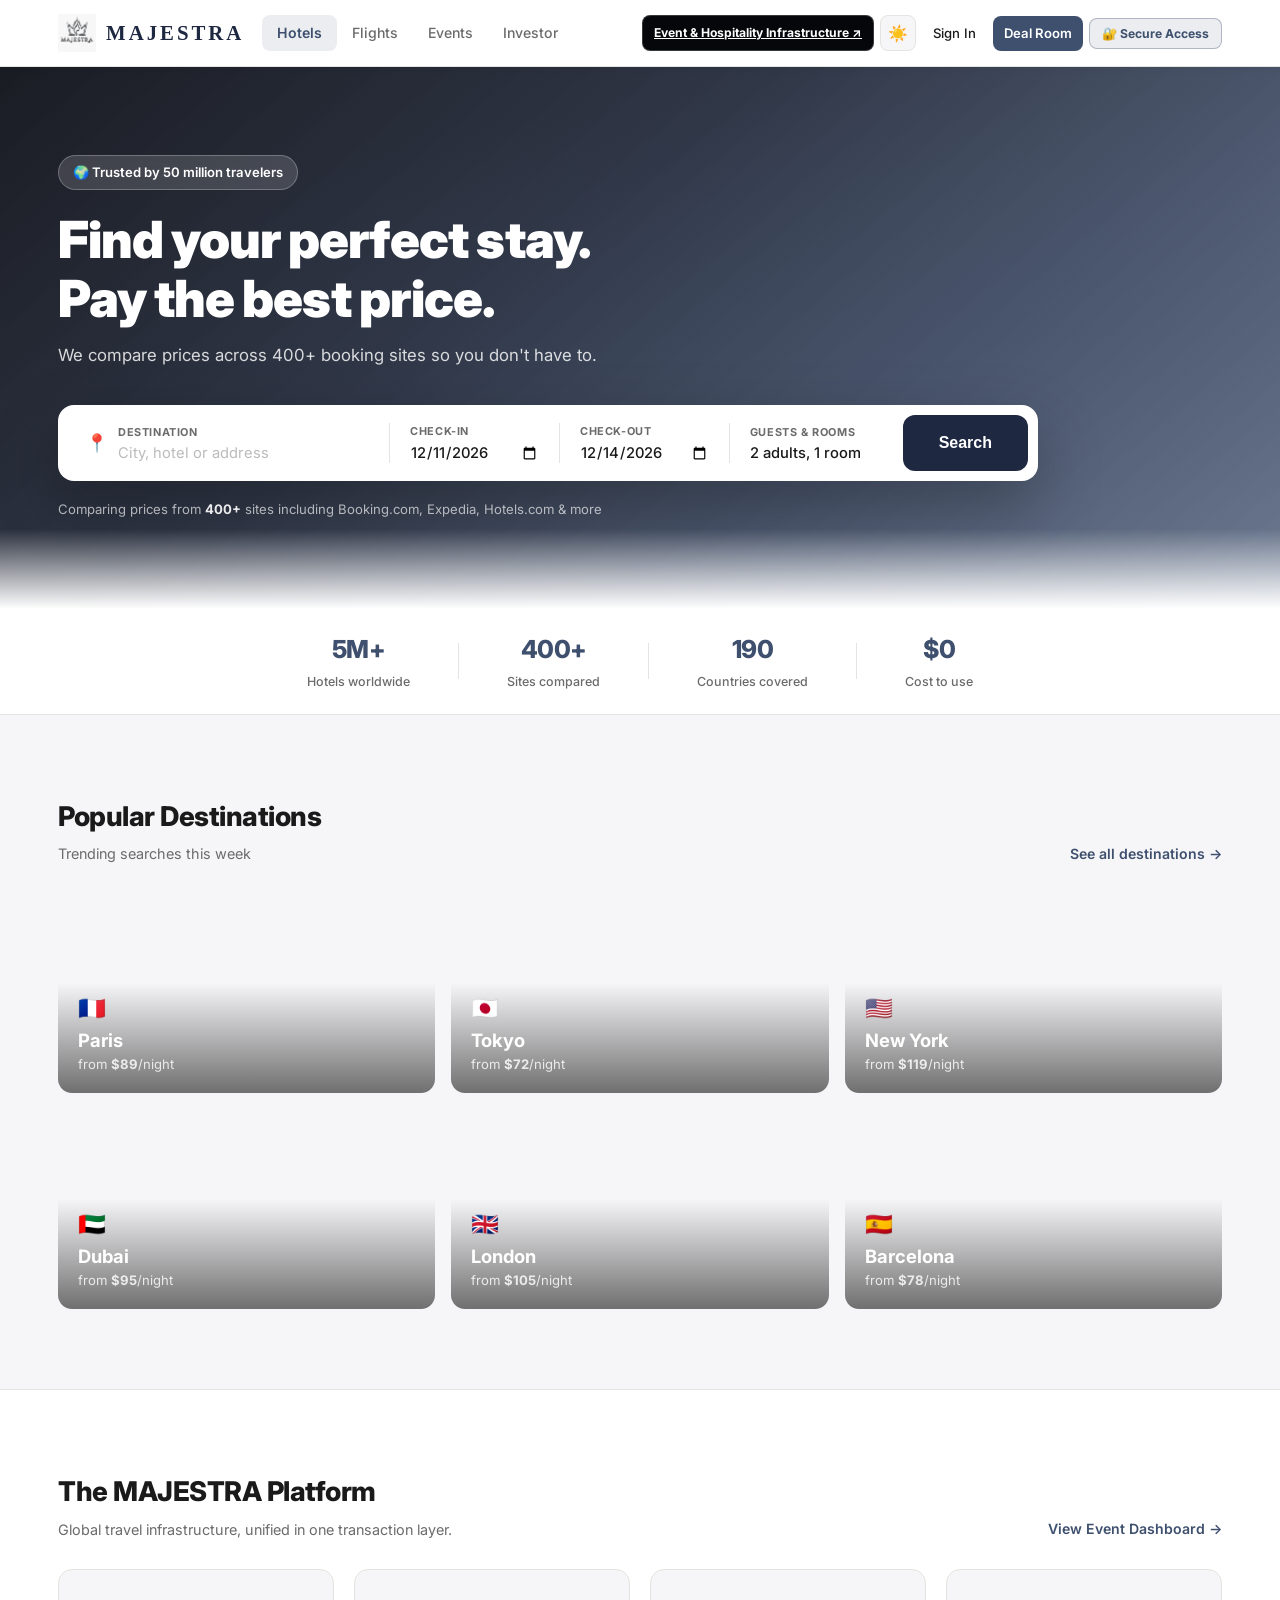
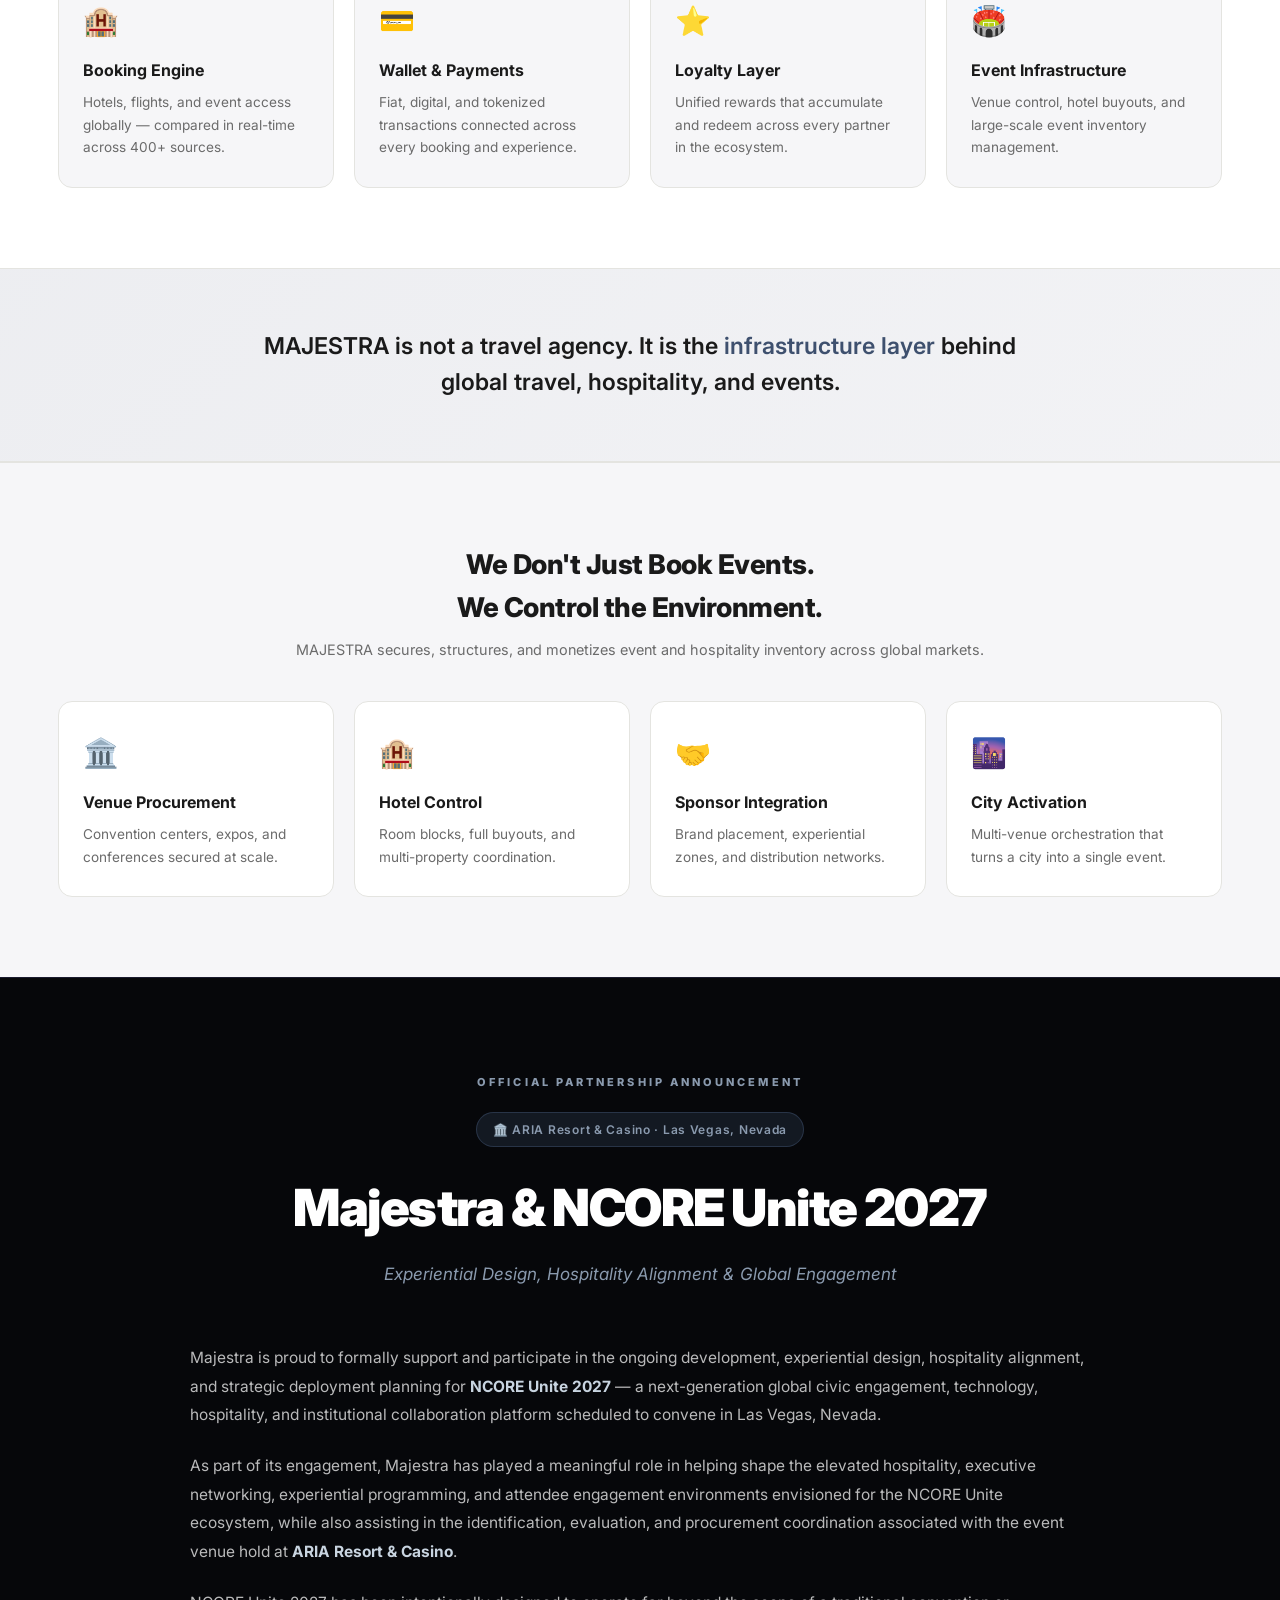
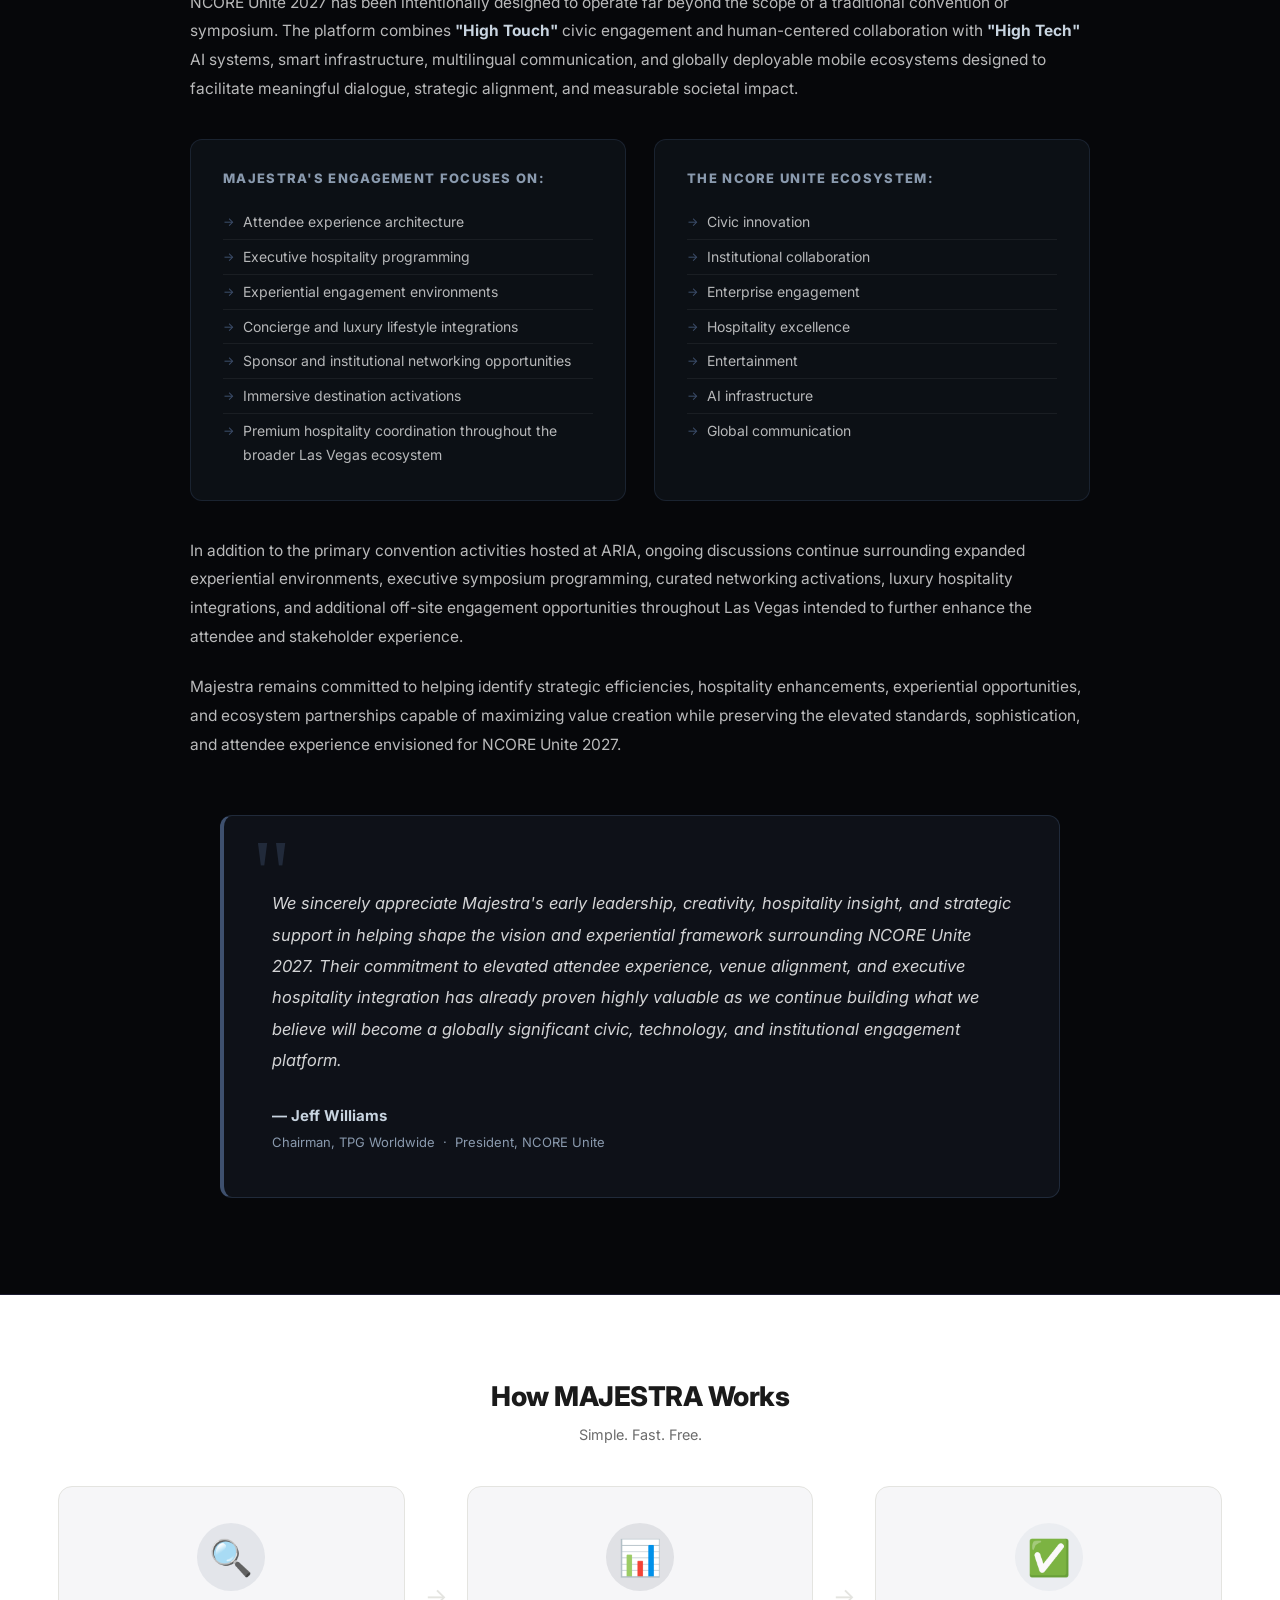
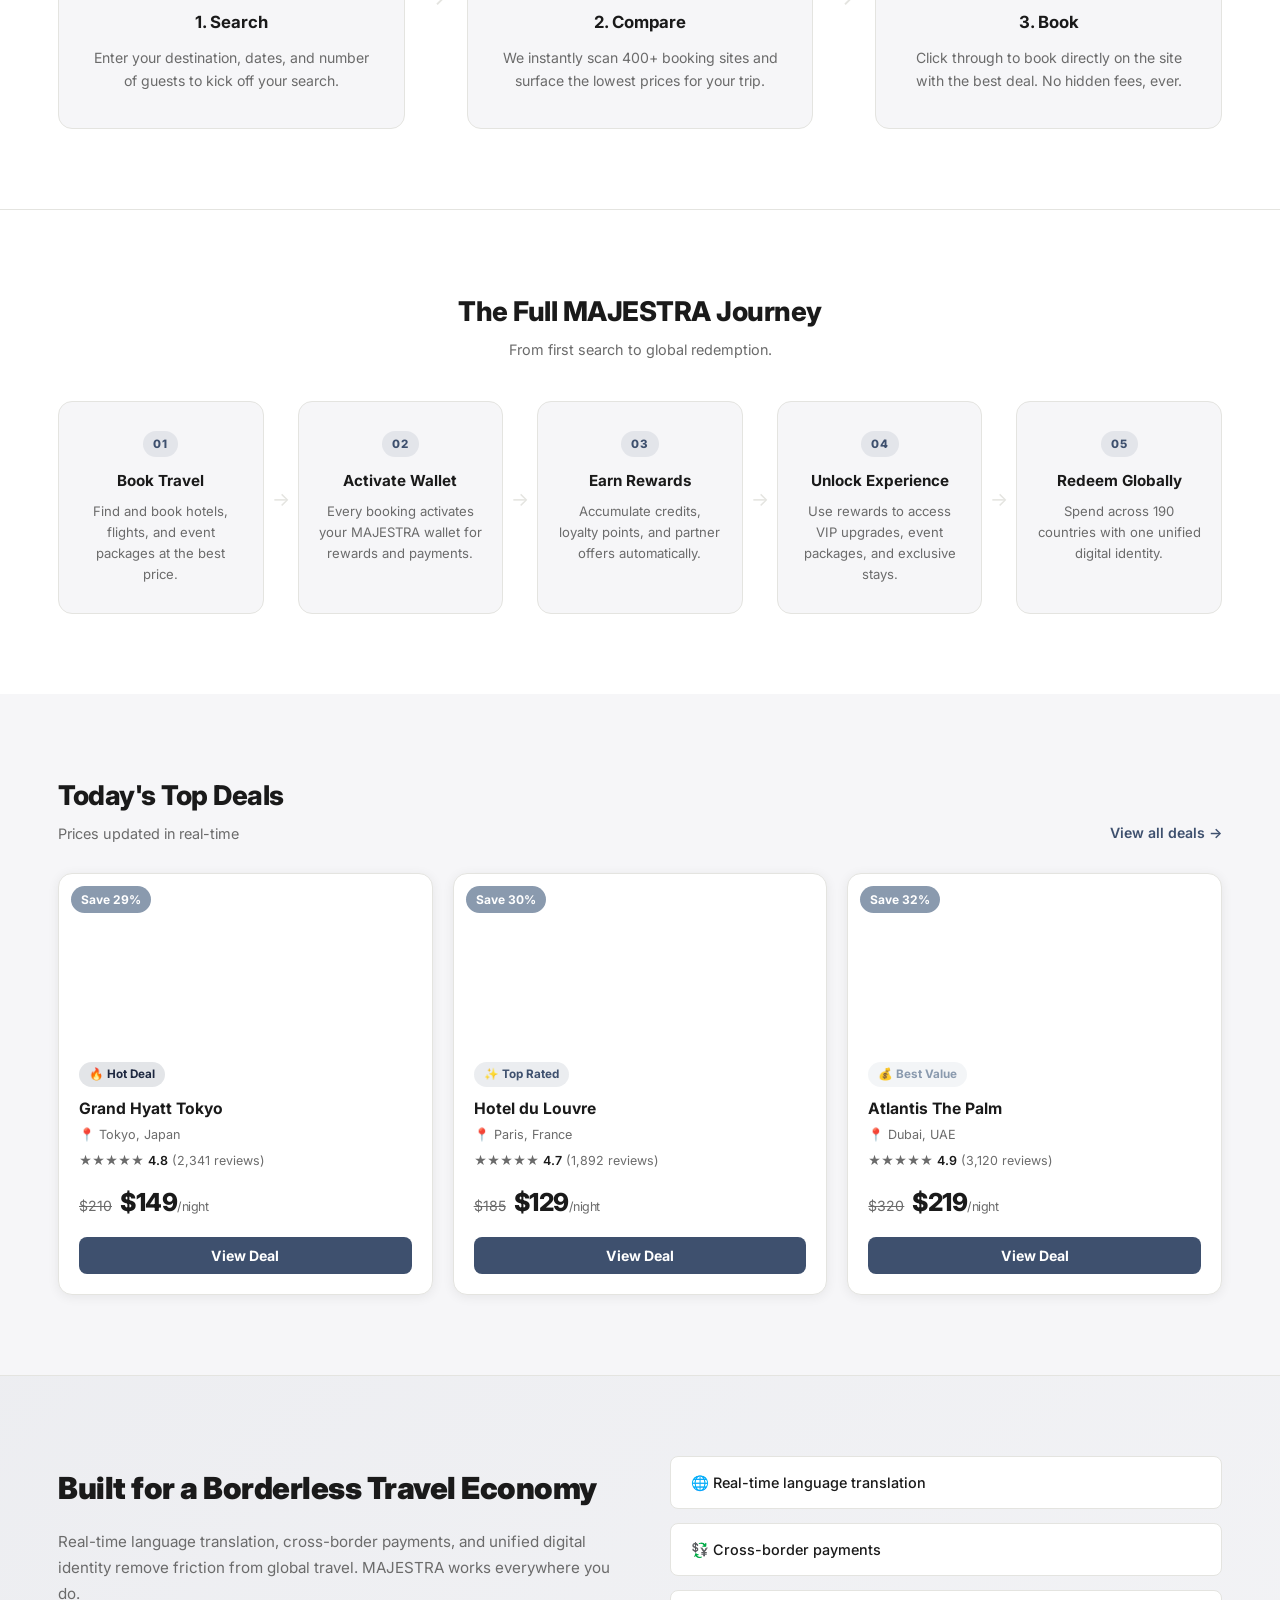
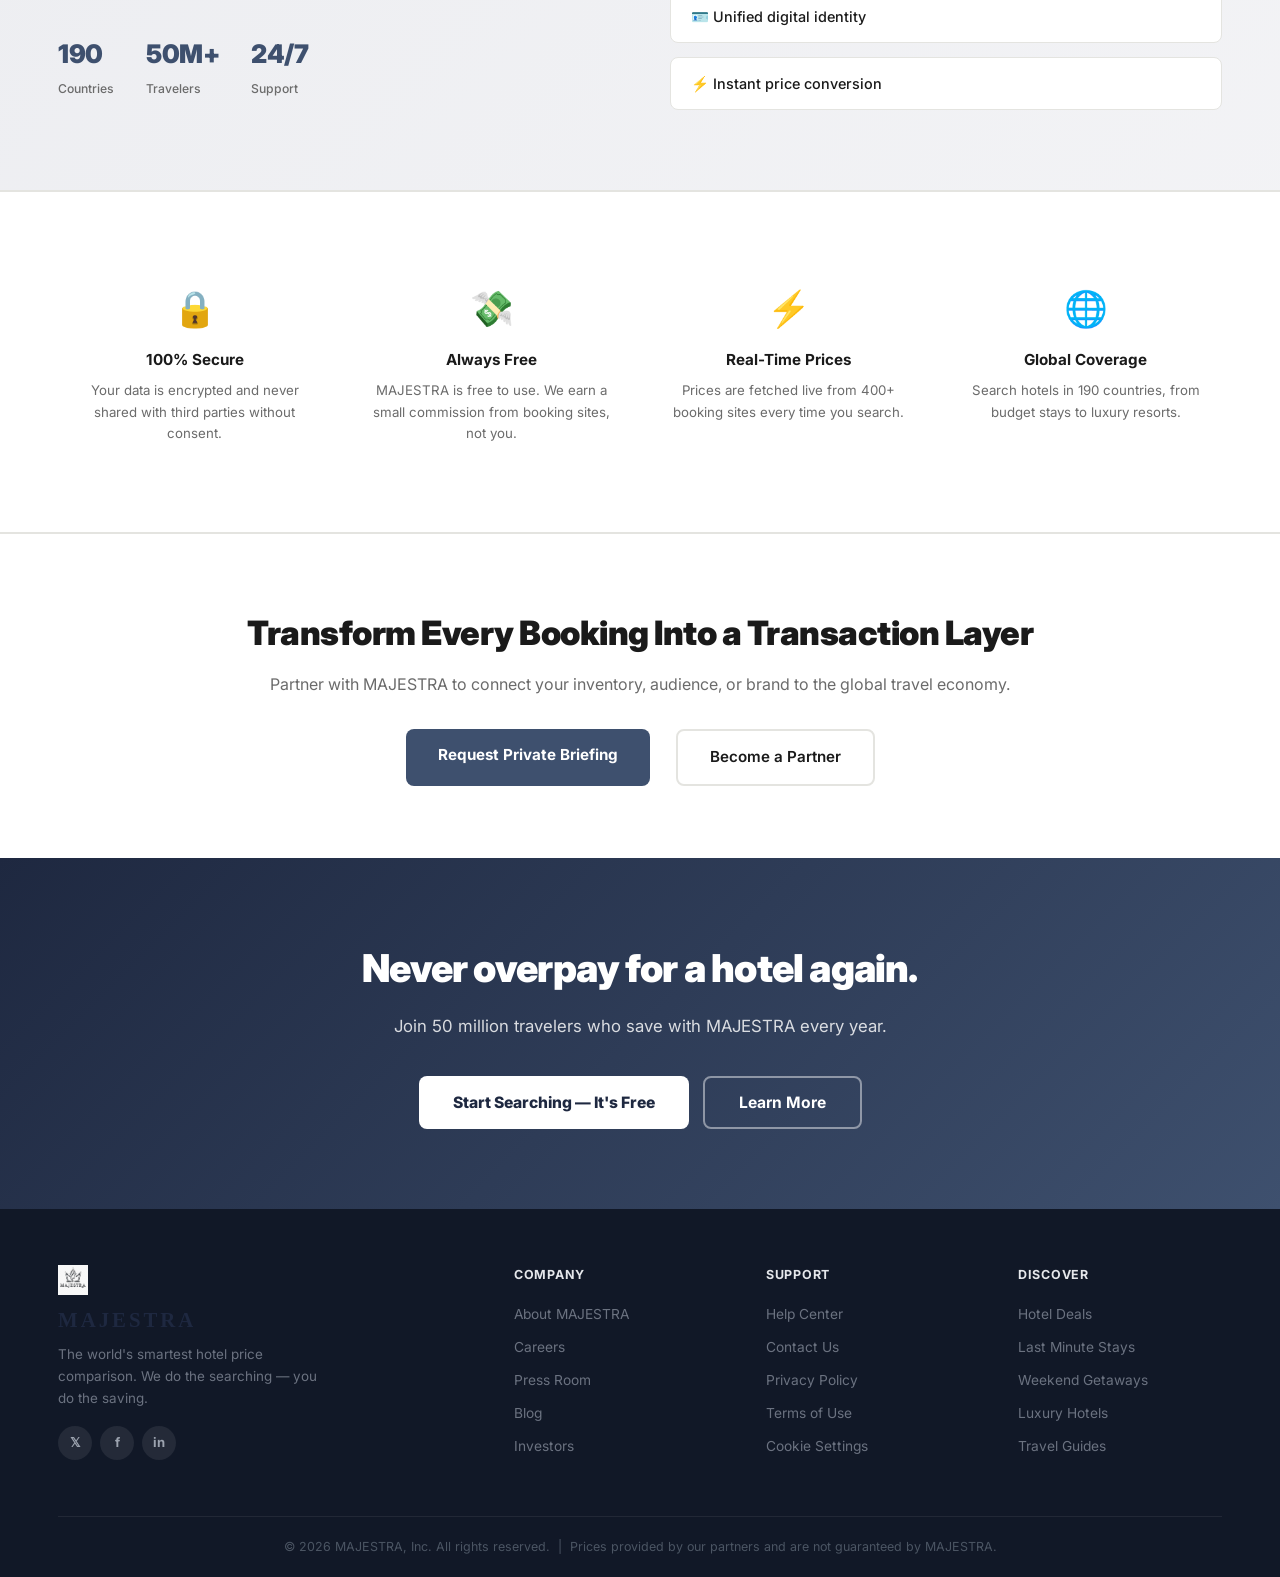
<file: index.html>
<!DOCTYPE html>
<html lang="en">
<head>
  <meta charset="UTF-8">
  <meta name="viewport" content="width=device-width, initial-scale=1.0">
  <title>MAJESTRA — Compare Hotel Prices Worldwide</title>
  <link rel="preconnect" href="https://fonts.googleapis.com">
  <link href="https://fonts.googleapis.com/css2?family=Inter:wght@300;400;500;600;700;800;900&display=swap" rel="stylesheet">
  <link rel="stylesheet" href="style.css">

  <style>
    /* Day/Night toggle */
    .theme-toggle { width:36px;height:36px;border:1px solid var(--border);border-radius:8px;background:var(--bg);color:var(--text,#1a1a1a);cursor:pointer;display:flex;align-items:center;justify-content:center;font-size:16px;transition:.18s; }
    .theme-toggle:hover { border-color:#3E506E; }
    /* Nav tightening — fit all actions without overflow */
    .nav { gap: 14px !important; }
    .nav-links { margin-left: 4px !important; gap: 0 !important; }
    .nav-actions { gap: 6px !important; }
    .infra-btn { padding:7px 11px;border-radius:8px;background:#06070A;color:#fff;font-weight:700;font-size:0.76rem;border:1px solid rgba(255,255,255,.2);transition:.18s;white-space:nowrap; }
    .infra-btn:hover { background:#111;border-color:#4FD1FF;color:#4FD1FF; }
    .btn-ghost { padding:7px 11px !important; font-size:0.82rem !important; }
    .btn-primary-sm { padding:7px 11px !important; font-size:0.82rem !important; }
    .btn-secure-access { padding:7px 12px;border-radius:8px;background:rgba(62,80,110,.10);color:#3E506E;font-weight:700;font-size:0.76rem;border:1.5px solid rgba(62,80,110,.35);transition:.18s;white-space:nowrap;cursor:pointer;display:flex;align-items:center;gap:5px;font-family:'Inter',sans-serif; }
    .btn-secure-access:hover { background:rgba(62,80,110,.22);border-color:#3E506E; }
    /* Secure Access Modal */
    .sa-overlay { position:fixed;inset:0;z-index:9999;background:rgba(6,7,10,.80);backdrop-filter:blur(10px);display:none;align-items:center;justify-content:center; }
    .sa-overlay.open { display:flex; }
    .sa-modal { background:#fff;border:1px solid #e2e8f0;border-radius:16px;padding:44px 40px;width:100%;max-width:390px;text-align:center;box-shadow:0 24px 80px rgba(0,0,0,.18);animation:saUp .22s ease; }
    @keyframes saUp { from{opacity:0;transform:translateY(12px)} to{opacity:1;transform:translateY(0)} }
    .sa-modal .sa-ico { font-size:36px;margin-bottom:14px; }
    .sa-modal h2 { font-size:22px;font-weight:800;color:#1a1a1a;margin-bottom:6px;letter-spacing:-.02em; }
    .sa-modal h2 span { color:#3E506E; }
    .sa-modal .sa-sub { font-size:13px;color:#64748b;line-height:1.6;margin-bottom:24px; }
    .sa-modal .sa-err { display:none;background:#fef2f2;border:1px solid #fecaca;color:#dc2626;border-radius:6px;padding:9px 14px;font-size:12px;margin-bottom:12px; }
    .sa-modal input { width:100%;background:#f8fafc;border:1.5px solid #e2e8f0;border-radius:8px;padding:13px 16px;font-size:16px;color:#1a1a1a;text-align:center;letter-spacing:.14em;outline:none;transition:.2s;margin-bottom:12px;font-family:'Inter',monospace; }
    .sa-modal input:focus { border-color:#3E506E;background:#fff; }
    .sa-modal input::placeholder { letter-spacing:.03em;font-size:13px;color:#94a3b8; }
    .sa-modal .sa-go { width:100%;background:#3E506E;color:#fff;border:none;padding:13px;border-radius:8px;font-size:14px;font-weight:700;cursor:pointer;margin-bottom:10px;font-family:'Inter',sans-serif;transition:.2s; }
    .sa-modal .sa-go:hover { background:#2d3d56; }
    .sa-modal .sa-cancel { background:none;border:none;color:#94a3b8;font-size:13px;cursor:pointer;font-family:'Inter',sans-serif; }
    .sa-modal .sa-cancel:hover { color:#64748b; }

    /* Bridge banner */
    .infra-bridge { padding:64px 28px;background:#06070A;border-top:1px solid #1a1a2e;text-align:center; }
    .infra-bridge .eyebrow-dark { font-size:11px;font-weight:800;letter-spacing:.28em;text-transform:uppercase;color:#4FD1FF;margin-bottom:16px; }
    .infra-bridge h2 { font-size:clamp(24px,3.5vw,44px);font-weight:900;letter-spacing:-.03em;color:#fff;max-width:820px;margin:0 auto 16px; }
    .infra-bridge p { color:rgba(255,255,255,.60);font-size:16px;max-width:680px;margin:0 auto 28px;line-height:1.6; }
    .infra-bridge a.btn-infra { display:inline-block;padding:14px 28px;border-radius:999px;background:#4FD1FF;color:#000;font-weight:800;font-size:14px;transition:.18s; }
    .infra-bridge a.btn-infra:hover { opacity:.88; }
  </style>
</head>
<body>

  <!-- HEADER -->
  <header class="header">
    <nav class="nav">
      <a href="index.html" class="logo" style="display:flex;align-items:center;gap:10px;text-decoration:none;">
        <img src="majestra-logo.jpg" alt="Majestra" style="height:38px;width:auto;display:block;"/>
        <span class="logo-majestra">MAJESTRA</span>
      </a>
      <div class="nav-links">
        <a href="index.html" class="nav-link active">Hotels</a>
        <a href="#" class="nav-link">Flights</a>
        <a href="dashboard.html" class="nav-link">Events</a>
        <a href="investor.html" class="nav-link">Investor</a>
      </div>
      <div class="nav-actions">
        <a href="infrastructure.html" class="infra-btn">Event &amp; Hospitality Infrastructure ↗</a>
        <button class="theme-toggle" onclick="toggleTheme()" id="toggleBtn" title="Toggle Day/Night">☀️</button>
        <a href="#" class="btn-ghost">Sign In</a>
        <a href="investor.html" class="btn-primary-sm">Deal Room</a>
        <button class="btn-secure-access" onclick="openSA()">🔐 Secure Access</button>
      </div>
    </nav>
  </header>

  <!-- Secure Access Modal -->
  <div class="sa-overlay" id="saOverlay" onclick="handleSABg(event)">
    <div class="sa-modal">
      <div class="sa-ico">🔐</div>
      <h2>Secure <span>Access</span></h2>
      <div class="sa-sub">Authorized document administrators only.<br>Enter your access code to continue.</div>
      <div class="sa-err" id="saErr">Incorrect code. Please try again.</div>
      <input type="password" id="saInput" placeholder="Access code" autocomplete="off">
      <button class="sa-go" onclick="checkSA()">Continue →</button>
      <button class="sa-cancel" onclick="closeSA()">Cancel</button>
    </div>
  </div>

  <!-- HERO -->
  <section class="hero">
    <div class="hero-bg"></div>
    <div class="hero-content">
      <div class="hero-tag">🌍 Trusted by 50 million travelers</div>
      <h1>Find your perfect stay.<br>Pay the best price.</h1>
      <p class="hero-sub">We compare prices across 400+ booking sites so you don't have to.</p>

      <div class="search-box">
        <div class="search-field search-destination">
          <span class="search-icon">📍</span>
          <div class="search-field-inner">
            <span class="search-label">Destination</span>
            <input type="text" placeholder="City, hotel or address" id="destination">
          </div>
        </div>
        <div class="search-divider"></div>
        <div class="search-field">
          <span class="search-label">Check-in</span>
          <input type="date" id="checkin">
        </div>
        <div class="search-divider"></div>
        <div class="search-field">
          <span class="search-label">Check-out</span>
          <input type="date" id="checkout">
        </div>
        <div class="search-divider"></div>
        <div class="search-field">
          <span class="search-label">Guests &amp; rooms</span>
          <select id="guests">
            <option>1 adult, 1 room</option>
            <option selected>2 adults, 1 room</option>
            <option>2 adults, 2 rooms</option>
            <option>2 adults, 1 child</option>
            <option>3 adults, 1 room</option>
          </select>
        </div>
        <button class="search-btn" onclick="handleSearch()">Search</button>
      </div>

      <p class="hero-note">Comparing prices from <strong>400+</strong> sites including Booking.com, Expedia, Hotels.com &amp; more</p>
    </div>
  </section>

  <!-- STATS BAR -->
  <div class="stats-bar">
    <div class="stat">
      <span class="stat-num">5M+</span>
      <span class="stat-label">Hotels worldwide</span>
    </div>
    <div class="stat-divider"></div>
    <div class="stat">
      <span class="stat-num">400+</span>
      <span class="stat-label">Sites compared</span>
    </div>
    <div class="stat-divider"></div>
    <div class="stat">
      <span class="stat-num">190</span>
      <span class="stat-label">Countries covered</span>
    </div>
    <div class="stat-divider"></div>
    <div class="stat">
      <span class="stat-num">$0</span>
      <span class="stat-label">Cost to use</span>
    </div>
  </div>

  <!-- POPULAR DESTINATIONS -->
  <section class="destinations">
    <div class="container">
      <div class="section-header">
        <div>
          <h2>Popular Destinations</h2>
          <p class="section-sub">Trending searches this week</p>
        </div>
        <a href="#" class="see-all">See all destinations →</a>
      </div>
      <div class="destinations-grid">
        <div class="dest-card dest-paris" onclick="searchCity('Paris')">
          <div class="dest-overlay">
            <span class="dest-flag">🇫🇷</span>
            <h3>Paris</h3>
            <p>from <strong>$89</strong>/night</p>
          </div>
        </div>
        <div class="dest-card dest-tokyo" onclick="searchCity('Tokyo')">
          <div class="dest-overlay">
            <span class="dest-flag">🇯🇵</span>
            <h3>Tokyo</h3>
            <p>from <strong>$72</strong>/night</p>
          </div>
        </div>
        <div class="dest-card dest-nyc" onclick="searchCity('New York')">
          <div class="dest-overlay">
            <span class="dest-flag">🇺🇸</span>
            <h3>New York</h3>
            <p>from <strong>$119</strong>/night</p>
          </div>
        </div>
        <div class="dest-card dest-dubai" onclick="searchCity('Dubai')">
          <div class="dest-overlay">
            <span class="dest-flag">🇦🇪</span>
            <h3>Dubai</h3>
            <p>from <strong>$95</strong>/night</p>
          </div>
        </div>
        <div class="dest-card dest-london" onclick="searchCity('London')">
          <div class="dest-overlay">
            <span class="dest-flag">🇬🇧</span>
            <h3>London</h3>
            <p>from <strong>$105</strong>/night</p>
          </div>
        </div>
        <div class="dest-card dest-barcelona" onclick="searchCity('Barcelona')">
          <div class="dest-overlay">
            <span class="dest-flag">🇪🇸</span>
            <h3>Barcelona</h3>
            <p>from <strong>$78</strong>/night</p>
          </div>
        </div>
      </div>
    </div>
  </section>

  <!-- PLATFORM FEATURES -->
  <section class="platform-features">
    <div class="container">
      <div class="section-header">
        <div>
          <h2>The MAJESTRA Platform</h2>
          <p class="section-sub">Global travel infrastructure, unified in one transaction layer.</p>
        </div>
        <a href="dashboard.html" class="see-all">View Event Dashboard →</a>
      </div>
      <div class="platform-grid">
        <div class="platform-card">
          <div class="platform-icon">🏨</div>
          <h3>Booking Engine</h3>
          <p>Hotels, flights, and event access globally — compared in real-time across 400+ sources.</p>
        </div>
        <div class="platform-card">
          <div class="platform-icon">💳</div>
          <h3>Wallet & Payments</h3>
          <p>Fiat, digital, and tokenized transactions connected across every booking and experience.</p>
        </div>
        <div class="platform-card">
          <div class="platform-icon">⭐</div>
          <h3>Loyalty Layer</h3>
          <p>Unified rewards that accumulate and redeem across every partner in the ecosystem.</p>
        </div>
        <div class="platform-card">
          <div class="platform-icon">🏟️</div>
          <h3>Event Infrastructure</h3>
          <p>Venue control, hotel buyouts, and large-scale event inventory management.</p>
        </div>
      </div>
    </div>
  </section>

  <!-- POWER STATEMENT -->
  <section class="power-statement">
    <div class="container">
      <p>MAJESTRA is not a travel agency. It is the <em>infrastructure layer</em> behind global travel, hospitality, and events.</p>
    </div>
  </section>

  <!-- EVENT INFRASTRUCTURE -->
  <section class="event-infra">
    <div class="container">
      <h2 style="text-align:center;">We Don't Just Book Events.<br>We Control the Environment.</h2>
      <p class="section-sub" style="text-align:center; margin-top:8px;">MAJESTRA secures, structures, and monetizes event and hospitality inventory across global markets.</p>
      <div class="event-infra-grid">
        <div class="infra-card">
          <div class="infra-icon">🏛️</div>
          <h4>Venue Procurement</h4>
          <p>Convention centers, expos, and conferences secured at scale.</p>
        </div>
        <div class="infra-card">
          <div class="infra-icon">🏨</div>
          <h4>Hotel Control</h4>
          <p>Room blocks, full buyouts, and multi-property coordination.</p>
        </div>
        <div class="infra-card">
          <div class="infra-icon">🤝</div>
          <h4>Sponsor Integration</h4>
          <p>Brand placement, experiential zones, and distribution networks.</p>
        </div>
        <div class="infra-card">
          <div class="infra-icon">🌆</div>
          <h4>City Activation</h4>
          <p>Multi-venue orchestration that turns a city into a single event.</p>
        </div>
      </div>
    </div>
  </section>

  <!-- NCORE UNITE 2027 PARTNERSHIP -->
  <section class="ncore-section">
    <div class="container">
      <div class="ncore-eyebrow">Official Partnership Announcement</div>
      <div class="ncore-header">
        <div class="ncore-badge">🏛️ ARIA Resort &amp; Casino · Las Vegas, Nevada</div>
        <h2>Majestra &amp; NCORE Unite 2027</h2>
        <p class="ncore-tagline">Experiential Design, Hospitality Alignment &amp; Global Engagement</p>
      </div>

      <div class="ncore-body">
        <p>Majestra is proud to formally support and participate in the ongoing development, experiential design, hospitality alignment, and strategic deployment planning for <strong>NCORE Unite 2027</strong> — a next-generation global civic engagement, technology, hospitality, and institutional collaboration platform scheduled to convene in Las Vegas, Nevada.</p>

        <p>As part of its engagement, Majestra has played a meaningful role in helping shape the elevated hospitality, executive networking, experiential programming, and attendee engagement environments envisioned for the NCORE Unite ecosystem, while also assisting in the identification, evaluation, and procurement coordination associated with the event venue hold at <strong>ARIA Resort &amp; Casino</strong>.</p>

        <p>NCORE Unite 2027 has been intentionally designed to operate far beyond the scope of a traditional convention or symposium. The platform combines <strong>"High Touch"</strong> civic engagement and human-centered collaboration with <strong>"High Tech"</strong> AI systems, smart infrastructure, multilingual communication, and globally deployable mobile ecosystems designed to facilitate meaningful dialogue, strategic alignment, and measurable societal impact.</p>

        <div class="ncore-two-col">
          <div class="ncore-focus-block">
            <h4>Majestra's Engagement Focuses On:</h4>
            <ul class="ncore-list">
              <li>Attendee experience architecture</li>
              <li>Executive hospitality programming</li>
              <li>Experiential engagement environments</li>
              <li>Concierge and luxury lifestyle integrations</li>
              <li>Sponsor and institutional networking opportunities</li>
              <li>Immersive destination activations</li>
              <li>Premium hospitality coordination throughout the broader Las Vegas ecosystem</li>
            </ul>
          </div>
          <div class="ncore-focus-block">
            <h4>The NCORE Unite Ecosystem:</h4>
            <ul class="ncore-list">
              <li>Civic innovation</li>
              <li>Institutional collaboration</li>
              <li>Enterprise engagement</li>
              <li>Hospitality excellence</li>
              <li>Entertainment</li>
              <li>AI infrastructure</li>
              <li>Global communication</li>
            </ul>
          </div>
        </div>

        <p>In addition to the primary convention activities hosted at ARIA, ongoing discussions continue surrounding expanded experiential environments, executive symposium programming, curated networking activations, luxury hospitality integrations, and additional off-site engagement opportunities throughout Las Vegas intended to further enhance the attendee and stakeholder experience.</p>

        <p>Majestra remains committed to helping identify strategic efficiencies, hospitality enhancements, experiential opportunities, and ecosystem partnerships capable of maximizing value creation while preserving the elevated standards, sophistication, and attendee experience envisioned for NCORE Unite 2027.</p>
      </div>

      <!-- Appreciation Quote -->
      <blockquote class="ncore-quote">
        <div class="ncore-quote-mark">"</div>
        <p>We sincerely appreciate Majestra's early leadership, creativity, hospitality insight, and strategic support in helping shape the vision and experiential framework surrounding NCORE Unite 2027. Their commitment to elevated attendee experience, venue alignment, and executive hospitality integration has already proven highly valuable as we continue building what we believe will become a globally significant civic, technology, and institutional engagement platform.</p>
        <footer>
          <strong>— Jeff Williams</strong>
          <span>Chairman, TPG Worldwide &nbsp;·&nbsp; President, NCORE Unite</span>
        </footer>
      </blockquote>
    </div>
  </section>

  <style>
    .ncore-section { background: #06070A; padding: 96px 28px; border-top: 1px solid #1a1a2e; border-bottom: 1px solid #1a1a2e; }
    .ncore-eyebrow { font-size: 11px; font-weight: 800; letter-spacing: .28em; text-transform: uppercase; color: #8A9AAE; margin-bottom: 20px; text-align: center; }
    .ncore-badge { display: inline-flex; align-items: center; gap: 8px; background: rgba(62,80,110,.25); border: 1px solid rgba(62,80,110,.5); color: #8A9AAE; font-size: 12px; font-weight: 600; letter-spacing: .06em; padding: 7px 16px; border-radius: 999px; margin-bottom: 20px; }
    .ncore-header { text-align: center; margin-bottom: 56px; }
    .ncore-header h2 { font-size: clamp(28px, 4vw, 52px); font-weight: 900; letter-spacing: -.03em; color: #fff; margin-bottom: 12px; }
    .ncore-tagline { font-size: 17px; color: #8A9AAE; font-style: italic; }
    .ncore-body { max-width: 900px; margin: 0 auto 56px; }
    .ncore-body p { color: rgba(255,255,255,.72); font-size: 15.5px; line-height: 1.85; margin-bottom: 22px; }
    .ncore-body strong { color: #c8d4e0; }
    .ncore-two-col { display: grid; grid-template-columns: 1fr 1fr; gap: 28px; margin: 36px 0; }
    .ncore-focus-block { background: rgba(62,80,110,.12); border: 1px solid rgba(62,80,110,.3); border-radius: 12px; padding: 28px 32px; }
    .ncore-focus-block h4 { font-size: 13px; font-weight: 800; letter-spacing: .1em; text-transform: uppercase; color: #8A9AAE; margin-bottom: 16px; }
    .ncore-list { list-style: none; padding: 0; margin: 0; }
    .ncore-list li { color: rgba(255,255,255,.70); font-size: 14px; line-height: 1.7; padding: 5px 0 5px 20px; position: relative; border-bottom: 1px solid rgba(255,255,255,.06); }
    .ncore-list li:last-child { border-bottom: none; }
    .ncore-list li::before { content: '→'; position: absolute; left: 0; color: #3E506E; font-size: 12px; top: 7px; }
    .ncore-quote { max-width: 840px; margin: 0 auto; background: rgba(62,80,110,.15); border: 1px solid rgba(62,80,110,.40); border-left: 4px solid #3E506E; border-radius: 12px; padding: 44px 48px; position: relative; }
    .ncore-quote-mark { font-size: 96px; line-height: 1; color: rgba(62,80,110,.4); font-family: Georgia, serif; position: absolute; top: 10px; left: 28px; }
    .ncore-quote p { color: rgba(255,255,255,.82); font-size: 16.5px; line-height: 1.9; font-style: italic; margin: 0 0 28px; padding-top: 28px; }
    .ncore-quote footer { display: flex; flex-direction: column; gap: 4px; }
    .ncore-quote footer strong { color: #c8d4e0; font-size: 15px; font-style: normal; }
    .ncore-quote footer span { color: #8A9AAE; font-size: 13px; font-style: normal; }
    @media (max-width: 680px) {
      .ncore-two-col { grid-template-columns: 1fr; }
      .ncore-quote { padding: 36px 28px 28px; }
      .ncore-quote-mark { font-size: 72px; top: 8px; left: 20px; }
    }
  </style>

  <!-- HOW IT WORKS -->
  <section class="how-it-works">
    <div class="container">
      <h2 style="text-align:center;">How MAJESTRA Works</h2>
      <p class="section-sub" style="text-align:center;">Simple. Fast. Free.</p>
      <div class="steps">
        <div class="step">
          <div class="step-icon step-icon-1">🔍</div>
          <h3>1. Search</h3>
          <p>Enter your destination, dates, and number of guests to kick off your search.</p>
        </div>
        <div class="step-arrow">→</div>
        <div class="step">
          <div class="step-icon step-icon-2">📊</div>
          <h3>2. Compare</h3>
          <p>We instantly scan 400+ booking sites and surface the lowest prices for your trip.</p>
        </div>
        <div class="step-arrow">→</div>
        <div class="step">
          <div class="step-icon step-icon-3">✅</div>
          <h3>3. Book</h3>
          <p>Click through to book directly on the site with the best deal. No hidden fees, ever.</p>
        </div>
      </div>
    </div>
  </section>

  <!-- USER FLOW -->
  <section class="user-flow">
    <div class="container">
      <h2 style="text-align:center;">The Full MAJESTRA Journey</h2>
      <p class="section-sub" style="text-align:center;">From first search to global redemption.</p>
      <div class="flow-steps">
        <div class="flow-step">
          <div class="flow-num">01</div>
          <h4>Book Travel</h4>
          <p>Find and book hotels, flights, and event packages at the best price.</p>
        </div>
        <div class="flow-arrow">→</div>
        <div class="flow-step">
          <div class="flow-num">02</div>
          <h4>Activate Wallet</h4>
          <p>Every booking activates your MAJESTRA wallet for rewards and payments.</p>
        </div>
        <div class="flow-arrow">→</div>
        <div class="flow-step">
          <div class="flow-num">03</div>
          <h4>Earn Rewards</h4>
          <p>Accumulate credits, loyalty points, and partner offers automatically.</p>
        </div>
        <div class="flow-arrow">→</div>
        <div class="flow-step">
          <div class="flow-num">04</div>
          <h4>Unlock Experience</h4>
          <p>Use rewards to access VIP upgrades, event packages, and exclusive stays.</p>
        </div>
        <div class="flow-arrow">→</div>
        <div class="flow-step">
          <div class="flow-num">05</div>
          <h4>Redeem Globally</h4>
          <p>Spend across 190 countries with one unified digital identity.</p>
        </div>
      </div>
    </div>
  </section>

  <!-- TODAY'S DEALS -->
  <section class="deals">
    <div class="container">
      <div class="section-header">
        <div>
          <h2>Today's Top Deals</h2>
          <p class="section-sub">Prices updated in real-time</p>
        </div>
        <a href="#" class="see-all">View all deals →</a>
      </div>
      <div class="deals-grid">

        <div class="deal-card">
          <div class="deal-img deal-img-1">
            <div class="deal-img-overlay">
              <span class="deal-save-badge">Save 29%</span>
            </div>
          </div>
          <div class="deal-info">
            <div class="deal-badge">🔥 Hot Deal</div>
            <h4>Grand Hyatt Tokyo</h4>
            <p class="deal-location">📍 Tokyo, Japan</p>
            <div class="deal-rating">★★★★★ <span>4.8</span> (2,341 reviews)</div>
            <div class="deal-price">
              <span class="price-was">$210</span>
              <span class="price-now">$149<span class="per-night">/night</span></span>
            </div>
            <button class="deal-btn">View Deal</button>
          </div>
        </div>

        <div class="deal-card">
          <div class="deal-img deal-img-2">
            <div class="deal-img-overlay">
              <span class="deal-save-badge">Save 30%</span>
            </div>
          </div>
          <div class="deal-info">
            <div class="deal-badge deal-badge-new">✨ Top Rated</div>
            <h4>Hotel du Louvre</h4>
            <p class="deal-location">📍 Paris, France</p>
            <div class="deal-rating">★★★★★ <span>4.7</span> (1,892 reviews)</div>
            <div class="deal-price">
              <span class="price-was">$185</span>
              <span class="price-now">$129<span class="per-night">/night</span></span>
            </div>
            <button class="deal-btn">View Deal</button>
          </div>
        </div>

        <div class="deal-card">
          <div class="deal-img deal-img-3">
            <div class="deal-img-overlay">
              <span class="deal-save-badge">Save 32%</span>
            </div>
          </div>
          <div class="deal-info">
            <div class="deal-badge deal-badge-value">💰 Best Value</div>
            <h4>Atlantis The Palm</h4>
            <p class="deal-location">📍 Dubai, UAE</p>
            <div class="deal-rating">★★★★★ <span>4.9</span> (3,120 reviews)</div>
            <div class="deal-price">
              <span class="price-was">$320</span>
              <span class="price-now">$219<span class="per-night">/night</span></span>
            </div>
            <button class="deal-btn">View Deal</button>
          </div>
        </div>

      </div>
    </div>
  </section>

  <!-- BORDERLESS TRAVEL -->
  <section class="borderless-section">
    <div class="container">
      <div class="borderless-inner">
        <div class="borderless-text">
          <h2>Built for a Borderless Travel Economy</h2>
          <p>Real-time language translation, cross-border payments, and unified digital identity remove friction from global travel. MAJESTRA works everywhere you do.</p>
          <div class="borderless-stats">
            <div class="b-stat"><span>190</span><label>Countries</label></div>
            <div class="b-stat"><span>50M+</span><label>Travelers</label></div>
            <div class="b-stat"><span>24/7</span><label>Support</label></div>
          </div>
        </div>
        <div class="borderless-features">
          <div class="b-feature">🌐 Real-time language translation</div>
          <div class="b-feature">💱 Cross-border payments</div>
          <div class="b-feature">🪪 Unified digital identity</div>
          <div class="b-feature">⚡ Instant price conversion</div>
        </div>
      </div>
    </div>
  </section>

  <!-- TRUST BADGES -->
  <section class="trust-section">
    <div class="container">
      <div class="trust-grid">
        <div class="trust-item">
          <div class="trust-icon">🔒</div>
          <h4>100% Secure</h4>
          <p>Your data is encrypted and never shared with third parties without consent.</p>
        </div>
        <div class="trust-item">
          <div class="trust-icon">💸</div>
          <h4>Always Free</h4>
          <p>MAJESTRA is free to use. We earn a small commission from booking sites, not you.</p>
        </div>
        <div class="trust-item">
          <div class="trust-icon">⚡</div>
          <h4>Real-Time Prices</h4>
          <p>Prices are fetched live from 400+ booking sites every time you search.</p>
        </div>
        <div class="trust-item">
          <div class="trust-icon">🌐</div>
          <h4>Global Coverage</h4>
          <p>Search hotels in 190 countries, from budget stays to luxury resorts.</p>
        </div>
      </div>
    </div>
  </section>

  <!-- B2B CTA -->
  <section class="b2b-cta">
    <div class="container">
      <div class="b2b-cta-inner">
        <h2>Transform Every Booking Into a Transaction Layer</h2>
        <p>Partner with MAJESTRA to connect your inventory, audience, or brand to the global travel economy.</p>
        <div class="cta-buttons">
          <a href="investor.html" class="btn-cta-blue">Request Private Briefing</a>
          <a href="investor.html#intake" class="btn-cta-outline">Become a Partner</a>
        </div>
      </div>
    </div>
  </section>

  <!-- CTA BANNER -->
  <section class="cta-banner">
    <div class="container">
      <div class="cta-content">
        <h2>Never overpay for a hotel again.</h2>
        <p>Join 50 million travelers who save with MAJESTRA every year.</p>
        <div class="cta-buttons">
          <button class="btn-cta-primary" onclick="document.getElementById('destination').focus(); window.scrollTo({top:0,behavior:'smooth'})">Start Searching — It's Free</button>
          <button class="btn-cta-ghost" onclick="document.querySelector('.platform-features').scrollIntoView({behavior:'smooth'})">Learn More</button>
        </div>
      </div>
    </div>
  </section>

  <!-- FOOTER -->
  <footer class="footer">
    <div class="container">
      <div class="footer-grid">
        <div class="footer-brand">
          <a href="index.html" style="display:flex;align-items:center;gap:8px;text-decoration:none;margin-bottom:12px;">
            <img src="majestra-logo.jpg" alt="Majestra" style="height:30px;width:auto;"/>
          </a>
          <div class="logo logo-sm">
            <span class="logo-majestra">MAJESTRA</span>
          </div>
          <p>The world's smartest hotel price comparison. We do the searching — you do the saving.</p>
          <div class="footer-social">
            <a href="#" class="social-btn">𝕏</a>
            <a href="#" class="social-btn">f</a>
            <a href="#" class="social-btn">in</a>
          </div>
        </div>
        <div class="footer-col">
          <h4>Company</h4>
          <a href="#">About MAJESTRA</a>
          <a href="#">Careers</a>
          <a href="#">Press Room</a>
          <a href="#">Blog</a>
          <a href="#">Investors</a>
        </div>
        <div class="footer-col">
          <h4>Support</h4>
          <a href="#">Help Center</a>
          <a href="#">Contact Us</a>
          <a href="#">Privacy Policy</a>
          <a href="#">Terms of Use</a>
          <a href="#">Cookie Settings</a>
        </div>
        <div class="footer-col">
          <h4>Discover</h4>
          <a href="#">Hotel Deals</a>
          <a href="#">Last Minute Stays</a>
          <a href="#">Weekend Getaways</a>
          <a href="#">Luxury Hotels</a>
          <a href="#">Travel Guides</a>
        </div>
      </div>
      <div class="footer-bottom">
        <p>© 2026 MAJESTRA, Inc. All rights reserved. &nbsp;|&nbsp; Prices provided by our partners and are not guaranteed by MAJESTRA.</p>
      </div>
    </div>
  </footer>

  <script>
    // Set default check-in/check-out dates
    const today = new Date();
    const checkin = new Date(today);
    checkin.setDate(today.getDate() + 7);
    const checkout = new Date(today);
    checkout.setDate(today.getDate() + 10);

    const fmt = d => d.toISOString().split('T')[0];
    document.getElementById('checkin').value = fmt(checkin);
    document.getElementById('checkout').value = fmt(checkout);

    function handleSearch() {
      const dest = document.getElementById('destination').value.trim();
      if (!dest) {
        document.getElementById('destination').focus();
        document.getElementById('destination').style.outline = '2px solid #3E506E';
        setTimeout(() => document.getElementById('destination').style.outline = '', 1500);
        return;
      }
      alert(`Searching for hotels in "${dest}"...\n\n(Search results page coming soon!)`);
    }

    function searchCity(city) {
      document.getElementById('destination').value = city;
      window.scrollTo({ top: 0, behavior: 'smooth' });
      setTimeout(() => document.getElementById('destination').focus(), 500);
    }
  </script>

  <script src="https://naluask.com/widget.js" data-client-key="maj_k_2026_majestra" data-color="#6366f1" data-icon="neural" defer></script>

  <script>
    function toggleTheme() {
      // Majestra retail is light-first — toggle just adjusts the infra button visibility
      // Save preference for consistency
      const btn = document.getElementById('toggleBtn');
      const isDark = document.body.classList.toggle('dark-mode');
      btn.textContent = isDark ? '🌙' : '☀️';
      localStorage.setItem('majestra-theme', isDark ? 'dark' : 'light');
    }
    if (localStorage.getItem('majestra-theme') === 'dark') {
      document.body.classList.add('dark-mode');
      document.addEventListener('DOMContentLoaded', () => {
        const btn = document.getElementById('toggleBtn');
        if(btn) btn.textContent = '🌙';
      });
    }
  </script>

  <script>
    // ── Secure Access ─────────────────────────────────────────────
    function openSA() {
      document.getElementById('saOverlay').classList.add('open');
      document.getElementById('saInput').value = '';
      document.getElementById('saErr').style.display = 'none';
      setTimeout(() => document.getElementById('saInput').focus(), 80);
    }
    function closeSA() {
      document.getElementById('saOverlay').classList.remove('open');
    }
    function handleSABg(e) {
      if (e.target === document.getElementById('saOverlay')) closeSA();
    }
    function checkSA() {
      if (document.getElementById('saInput').value.trim() === 'MAJESTRA2026') {
        closeSA();
        window.location.href = 'https://nalu-enterprise.pages.dev/client-portal?client=majestra';
      } else {
        document.getElementById('saErr').style.display = 'block';
        document.getElementById('saInput').value = '';
        document.getElementById('saInput').focus();
        setTimeout(() => { document.getElementById('saErr').style.display = 'none'; }, 3000);
      }
    }
    document.addEventListener('DOMContentLoaded', () => {
      const inp = document.getElementById('saInput');
      if (inp) {
        inp.addEventListener('keydown', e => {
          if (e.key === 'Enter') checkSA();
          if (e.key === 'Escape') closeSA();
        });
      }
    });
  </script>
</body>
</html>
</file>
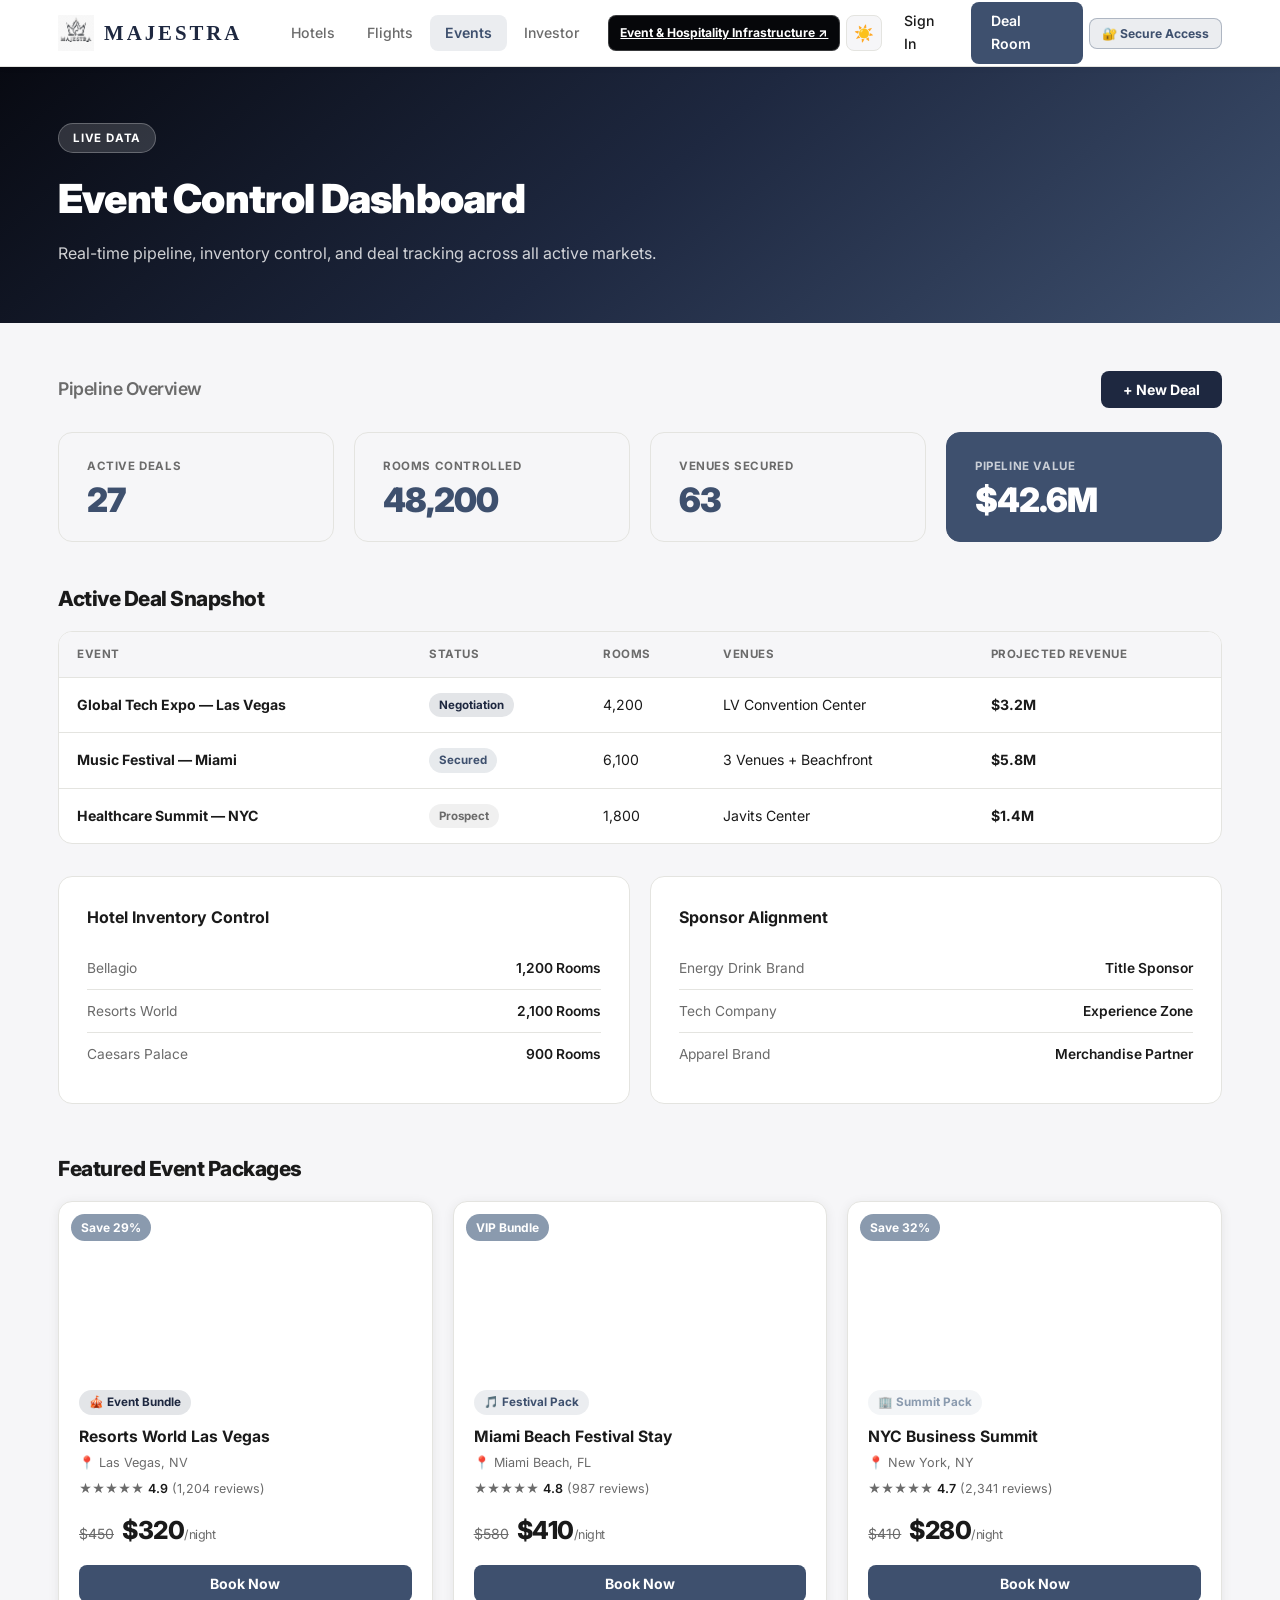
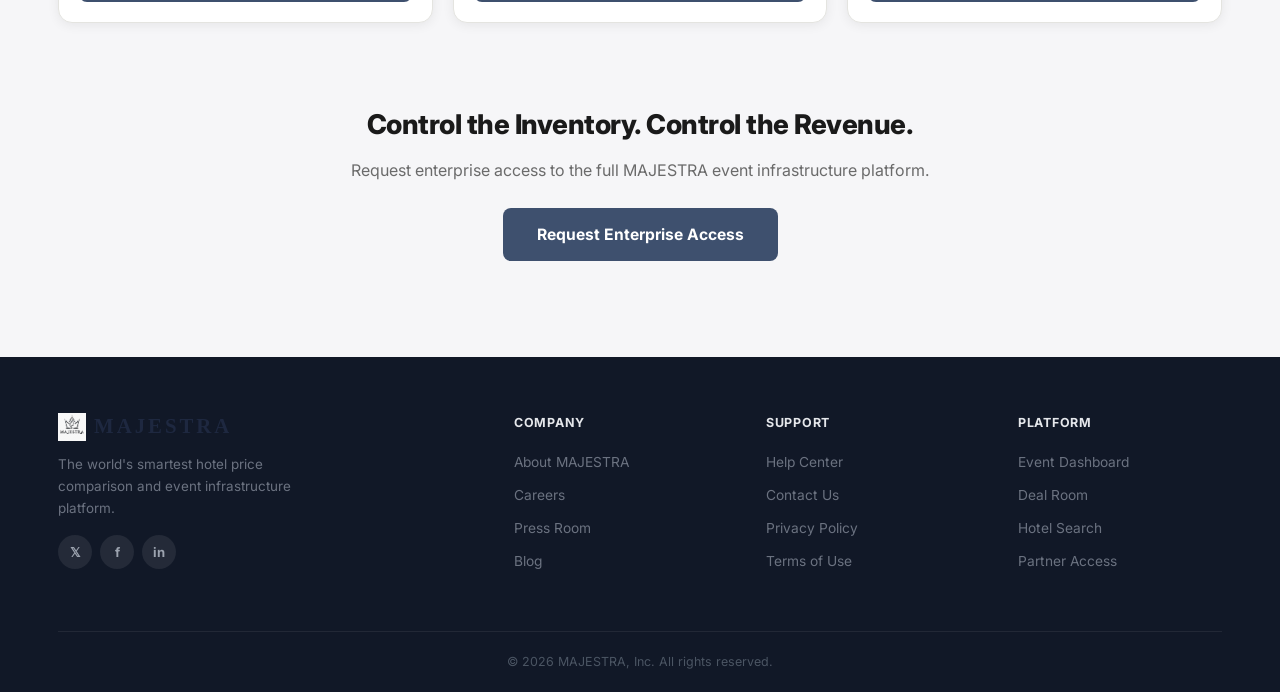
<file: dashboard.html>
<!DOCTYPE html>
<html lang="en">
<head>
  <meta charset="UTF-8">
  <meta name="viewport" content="width=device-width, initial-scale=1.0">
  <title>MAJESTRA — Event Control Dashboard</title>
  <link rel="preconnect" href="https://fonts.googleapis.com">
  <link href="https://fonts.googleapis.com/css2?family=Inter:wght@300;400;500;600;700;800;900&display=swap" rel="stylesheet">
  <link rel="stylesheet" href="style.css">
  <style>
    .theme-toggle { width:36px;height:36px;border:1px solid var(--border);border-radius:8px;background:var(--bg);color:var(--text,#1a1a1a);cursor:pointer;display:flex;align-items:center;justify-content:center;font-size:16px;transition:.18s; }
    .theme-toggle:hover { border-color:#3E506E; }
    .nav { gap: 14px !important; }
    .nav-actions { gap: 6px !important; }
    .infra-btn { padding:7px 11px;border-radius:8px;background:#06070A;color:#fff;font-weight:700;font-size:0.76rem;border:1px solid rgba(255,255,255,.2);transition:.18s;white-space:nowrap; }
    .infra-btn:hover { background:#111;border-color:#4FD1FF;color:#4FD1FF; }
    .btn-secure-access { padding:7px 12px;border-radius:8px;background:rgba(62,80,110,.10);color:#3E506E;font-weight:700;font-size:0.76rem;border:1.5px solid rgba(62,80,110,.35);transition:.18s;white-space:nowrap;cursor:pointer;display:flex;align-items:center;gap:5px;font-family:'Inter',sans-serif; }
    .btn-secure-access:hover { background:rgba(62,80,110,.22);border-color:#3E506E; }
    .sa-overlay { position:fixed;inset:0;z-index:9999;background:rgba(6,7,10,.80);backdrop-filter:blur(10px);display:none;align-items:center;justify-content:center; }
    .sa-overlay.open { display:flex; }
    .sa-modal { background:#fff;border:1px solid #e2e8f0;border-radius:16px;padding:44px 40px;width:100%;max-width:390px;text-align:center;box-shadow:0 24px 80px rgba(0,0,0,.18);animation:saUp .22s ease; }
    @keyframes saUp { from{opacity:0;transform:translateY(12px)} to{opacity:1;transform:translateY(0)} }
    .sa-modal .sa-ico { font-size:36px;margin-bottom:14px; }
    .sa-modal h2 { font-size:22px;font-weight:800;color:#1a1a1a;margin-bottom:6px; }
    .sa-modal h2 span { color:#3E506E; }
    .sa-modal .sa-sub { font-size:13px;color:#64748b;line-height:1.6;margin-bottom:24px; }
    .sa-modal .sa-err { display:none;background:#fef2f2;border:1px solid #fecaca;color:#dc2626;border-radius:6px;padding:9px 14px;font-size:12px;margin-bottom:12px; }
    .sa-modal input { width:100%;background:#f8fafc;border:1.5px solid #e2e8f0;border-radius:8px;padding:13px 16px;font-size:16px;color:#1a1a1a;text-align:center;letter-spacing:.14em;outline:none;transition:.2s;margin-bottom:12px; }
    .sa-modal input:focus { border-color:#3E506E;background:#fff; }
    .sa-modal input::placeholder { letter-spacing:.03em;font-size:13px;color:#94a3b8; }
    .sa-modal .sa-go { width:100%;background:#3E506E;color:#fff;border:none;padding:13px;border-radius:8px;font-size:14px;font-weight:700;cursor:pointer;margin-bottom:10px;font-family:'Inter',sans-serif; }
    .sa-modal .sa-go:hover { background:#2d3d56; }
    .sa-modal .sa-cancel { background:none;border:none;color:#94a3b8;font-size:13px;cursor:pointer;font-family:'Inter',sans-serif; }
  </style>
</head>
<body>

  <!-- HEADER -->
  <header class="header">
    <nav class="nav">
      <a href="index.html" class="logo" style="display:flex;align-items:center;gap:10px;text-decoration:none;">
        <img src="majestra-logo.jpg" alt="Majestra" style="height:36px;width:auto;display:block;"/>
        <span class="logo-majestra">MAJESTRA</span>
      </a>
      <div class="nav-links">
        <a href="index.html" class="nav-link">Hotels</a>
        <a href="#" class="nav-link">Flights</a>
        <a href="dashboard.html" class="nav-link active">Events</a>
        <a href="investor.html" class="nav-link">Investor</a>
      </div>
      <div class="nav-actions">
        <a href="infrastructure.html" class="infra-btn">Event &amp; Hospitality Infrastructure ↗</a>
        <button class="theme-toggle" onclick="toggleTheme()" id="toggleBtn" title="Toggle Day/Night">☀️</button>
        <a href="#" class="btn-ghost">Sign In</a>
        <a href="investor.html" class="btn-primary-sm">Deal Room</a>
        <button class="btn-secure-access" onclick="openSA()">🔐 Secure Access</button>
      </div>
    </nav>
  </header>

  <!-- PAGE HERO -->
  <section class="page-hero">
    <div class="container">
      <div class="page-hero-tag">Live Data</div>
      <h1>Event Control Dashboard</h1>
      <p>Real-time pipeline, inventory control, and deal tracking across all active markets.</p>
    </div>
  </section>

  <!-- DASHBOARD BODY -->
  <section class="dash-section">
    <div class="container">

      <!-- KPI ROW -->
      <div class="dash-header">
        <h2 style="font-size:1.1rem; font-weight:600; color:var(--text-muted);">Pipeline Overview</h2>
        <button class="btn-new-deal" onclick="alert('New Deal form coming soon!')">+ New Deal</button>
      </div>

      <div class="kpi-grid" style="margin-bottom:40px;">
        <div class="kpi-card">
          <p class="kpi-label">Active Deals</p>
          <h2 class="kpi-value">27</h2>
        </div>
        <div class="kpi-card">
          <p class="kpi-label">Rooms Controlled</p>
          <h2 class="kpi-value">48,200</h2>
        </div>
        <div class="kpi-card">
          <p class="kpi-label">Venues Secured</p>
          <h2 class="kpi-value">63</h2>
        </div>
        <div class="kpi-card kpi-card-accent">
          <p class="kpi-label">Pipeline Value</p>
          <h2 class="kpi-value">$42.6M</h2>
        </div>
      </div>

      <!-- DEAL TABLE -->
      <h2 style="font-size:1.3rem; font-weight:800; margin-bottom:16px;">Active Deal Snapshot</h2>
      <div class="deal-table-wrapper">
        <table class="deal-table">
          <thead>
            <tr>
              <th>Event</th>
              <th>Status</th>
              <th>Rooms</th>
              <th>Venues</th>
              <th>Projected Revenue</th>
            </tr>
          </thead>
          <tbody>
            <tr>
              <td><strong>Global Tech Expo — Las Vegas</strong></td>
              <td><span class="status-badge status-negotiation">Negotiation</span></td>
              <td>4,200</td>
              <td>LV Convention Center</td>
              <td><strong>$3.2M</strong></td>
            </tr>
            <tr>
              <td><strong>Music Festival — Miami</strong></td>
              <td><span class="status-badge status-secured">Secured</span></td>
              <td>6,100</td>
              <td>3 Venues + Beachfront</td>
              <td><strong>$5.8M</strong></td>
            </tr>
            <tr>
              <td><strong>Healthcare Summit — NYC</strong></td>
              <td><span class="status-badge status-prospect">Prospect</span></td>
              <td>1,800</td>
              <td>Javits Center</td>
              <td><strong>$1.4M</strong></td>
            </tr>
          </tbody>
        </table>
      </div>

      <!-- INVENTORY + SPONSORS -->
      <div class="inventory-grid">
        <div class="inventory-card">
          <h3>Hotel Inventory Control</h3>
          <ul class="inventory-list">
            <li><span>Bellagio</span><strong>1,200 Rooms</strong></li>
            <li><span>Resorts World</span><strong>2,100 Rooms</strong></li>
            <li><span>Caesars Palace</span><strong>900 Rooms</strong></li>
          </ul>
        </div>
        <div class="inventory-card">
          <h3>Sponsor Alignment</h3>
          <ul class="inventory-list">
            <li><span>Energy Drink Brand</span><strong>Title Sponsor</strong></li>
            <li><span>Tech Company</span><strong>Experience Zone</strong></li>
            <li><span>Apparel Brand</span><strong>Merchandise Partner</strong></li>
          </ul>
        </div>
      </div>

      <!-- BOOKING PACKAGES -->
      <h2 style="font-size:1.3rem; font-weight:800; margin-bottom:16px;">Featured Event Packages</h2>
      <div class="deals-grid" style="margin-bottom:48px;">
        <div class="deal-card">
          <div class="deal-img deal-img-1">
            <div class="deal-img-overlay">
              <span class="deal-save-badge">Save 29%</span>
            </div>
          </div>
          <div class="deal-info">
            <div class="deal-badge">🎪 Event Bundle</div>
            <h4>Resorts World Las Vegas</h4>
            <p class="deal-location">📍 Las Vegas, NV</p>
            <div class="deal-rating">★★★★★ <span>4.9</span> (1,204 reviews)</div>
            <div class="deal-price">
              <span class="price-was">$450</span>
              <span class="price-now">$320<span class="per-night">/night</span></span>
            </div>
            <button class="deal-btn">Book Now</button>
          </div>
        </div>
        <div class="deal-card">
          <div class="deal-img deal-img-2">
            <div class="deal-img-overlay">
              <span class="deal-save-badge">VIP Bundle</span>
            </div>
          </div>
          <div class="deal-info">
            <div class="deal-badge deal-badge-new">🎵 Festival Pack</div>
            <h4>Miami Beach Festival Stay</h4>
            <p class="deal-location">📍 Miami Beach, FL</p>
            <div class="deal-rating">★★★★★ <span>4.8</span> (987 reviews)</div>
            <div class="deal-price">
              <span class="price-was">$580</span>
              <span class="price-now">$410<span class="per-night">/night</span></span>
            </div>
            <button class="deal-btn">Book Now</button>
          </div>
        </div>
        <div class="deal-card">
          <div class="deal-img deal-img-3">
            <div class="deal-img-overlay">
              <span class="deal-save-badge">Save 32%</span>
            </div>
          </div>
          <div class="deal-info">
            <div class="deal-badge deal-badge-value">🏢 Summit Pack</div>
            <h4>NYC Business Summit</h4>
            <p class="deal-location">📍 New York, NY</p>
            <div class="deal-rating">★★★★★ <span>4.7</span> (2,341 reviews)</div>
            <div class="deal-price">
              <span class="price-was">$410</span>
              <span class="price-now">$280<span class="per-night">/night</span></span>
            </div>
            <button class="deal-btn">Book Now</button>
          </div>
        </div>
      </div>

      <!-- CTA -->
      <div class="dash-cta">
        <h2>Control the Inventory. Control the Revenue.</h2>
        <p style="color:var(--text-muted); margin-bottom:24px;">Request enterprise access to the full MAJESTRA event infrastructure platform.</p>
        <a href="investor.html" class="btn-cta-primary" style="display:inline-block; text-decoration:none; padding:14px 34px; background:var(--blue); color:white; border-radius:8px; font-weight:700;">Request Enterprise Access</a>
      </div>

    </div>
  </section>

  <!-- FOOTER -->
  <footer class="footer">
    <div class="container">
      <div class="footer-grid">
        <div class="footer-brand">
          <div class="logo logo-sm" style="display:flex;align-items:center;gap:8px;">
            <img src="majestra-logo.jpg" alt="Majestra" style="height:28px;width:auto;"/>
            <span class="logo-majestra">MAJESTRA</span>
          </div>
          <p>The world's smartest hotel price comparison and event infrastructure platform.</p>
          <div class="footer-social">
            <a href="#" class="social-btn">𝕏</a>
            <a href="#" class="social-btn">f</a>
            <a href="#" class="social-btn">in</a>
          </div>
        </div>
        <div class="footer-col">
          <h4>Company</h4>
          <a href="#">About MAJESTRA</a>
          <a href="#">Careers</a>
          <a href="#">Press Room</a>
          <a href="#">Blog</a>
        </div>
        <div class="footer-col">
          <h4>Support</h4>
          <a href="#">Help Center</a>
          <a href="#">Contact Us</a>
          <a href="#">Privacy Policy</a>
          <a href="#">Terms of Use</a>
        </div>
        <div class="footer-col">
          <h4>Platform</h4>
          <a href="dashboard.html">Event Dashboard</a>
          <a href="investor.html">Deal Room</a>
          <a href="index.html">Hotel Search</a>
          <a href="#">Partner Access</a>
        </div>
      </div>
      <div class="footer-bottom">
        <p>© 2026 MAJESTRA, Inc. All rights reserved.</p>
      </div>
    </div>
  </footer>

  <!-- Secure Access Modal -->
  <div class="sa-overlay" id="saOverlay" onclick="handleSABg(event)">
    <div class="sa-modal">
      <div class="sa-ico">🔐</div>
      <h2>Secure <span>Access</span></h2>
      <div class="sa-sub">Authorized document administrators only.<br>Enter your access code to continue.</div>
      <div class="sa-err" id="saErr">Incorrect code. Please try again.</div>
      <input type="password" id="saInput" placeholder="Access code" autocomplete="off">
      <button class="sa-go" onclick="checkSA()">Continue →</button>
      <button class="sa-cancel" onclick="closeSA()">Cancel</button>
    </div>
  </div>

  <script>
    function toggleTheme() {
      const btn = document.getElementById('toggleBtn');
      const isDark = document.body.classList.toggle('dark-mode');
      btn.textContent = isDark ? '🌙' : '☀️';
      localStorage.setItem('majestra-theme', isDark ? 'dark' : 'light');
    }
    if (localStorage.getItem('majestra-theme') === 'dark') {
      document.body.classList.add('dark-mode');
      document.addEventListener('DOMContentLoaded', () => {
        const btn = document.getElementById('toggleBtn');
        if (btn) btn.textContent = '🌙';
      });
    }
    function openSA() {
      document.getElementById('saOverlay').classList.add('open');
      document.getElementById('saInput').value = '';
      document.getElementById('saErr').style.display = 'none';
      setTimeout(() => document.getElementById('saInput').focus(), 80);
    }
    function closeSA() { document.getElementById('saOverlay').classList.remove('open'); }
    function handleSABg(e) { if (e.target === document.getElementById('saOverlay')) closeSA(); }
    function checkSA() {
      if (document.getElementById('saInput').value.trim() === 'MAJESTRA2026') {
        closeSA();
        window.location.href = 'https://nalu-enterprise.pages.dev/client-portal?client=majestra';
      } else {
        document.getElementById('saErr').style.display = 'block';
        document.getElementById('saInput').value = '';
        document.getElementById('saInput').focus();
        setTimeout(() => { document.getElementById('saErr').style.display = 'none'; }, 3000);
      }
    }
    document.addEventListener('DOMContentLoaded', () => {
      const inp = document.getElementById('saInput');
      if (inp) {
        inp.addEventListener('keydown', e => { if (e.key === 'Enter') checkSA(); if (e.key === 'Escape') closeSA(); });
      }
    });
  </script>
  <script src="https://naluask.com/widget.js" data-client-key="maj_k_2026_majestra" data-color="#6366f1" data-icon="neural" defer></script>
</body>
</html>
</file>
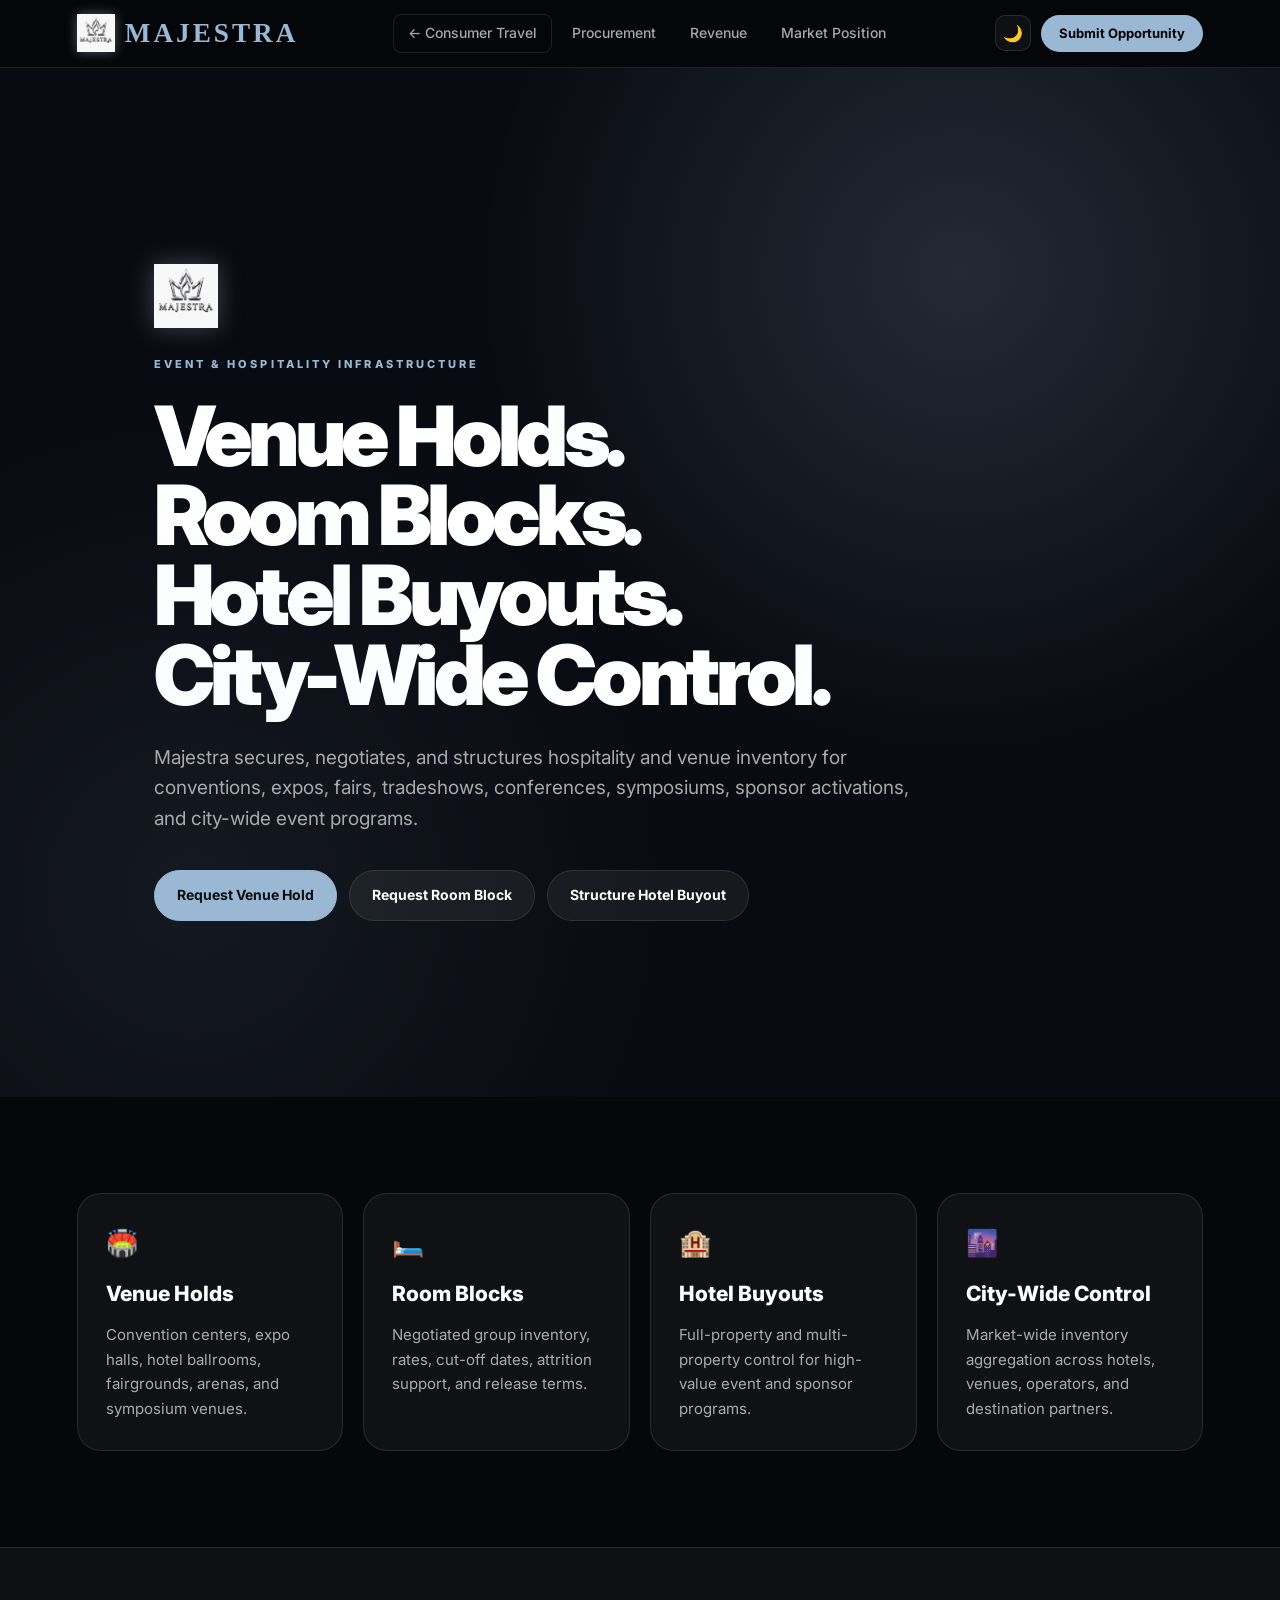
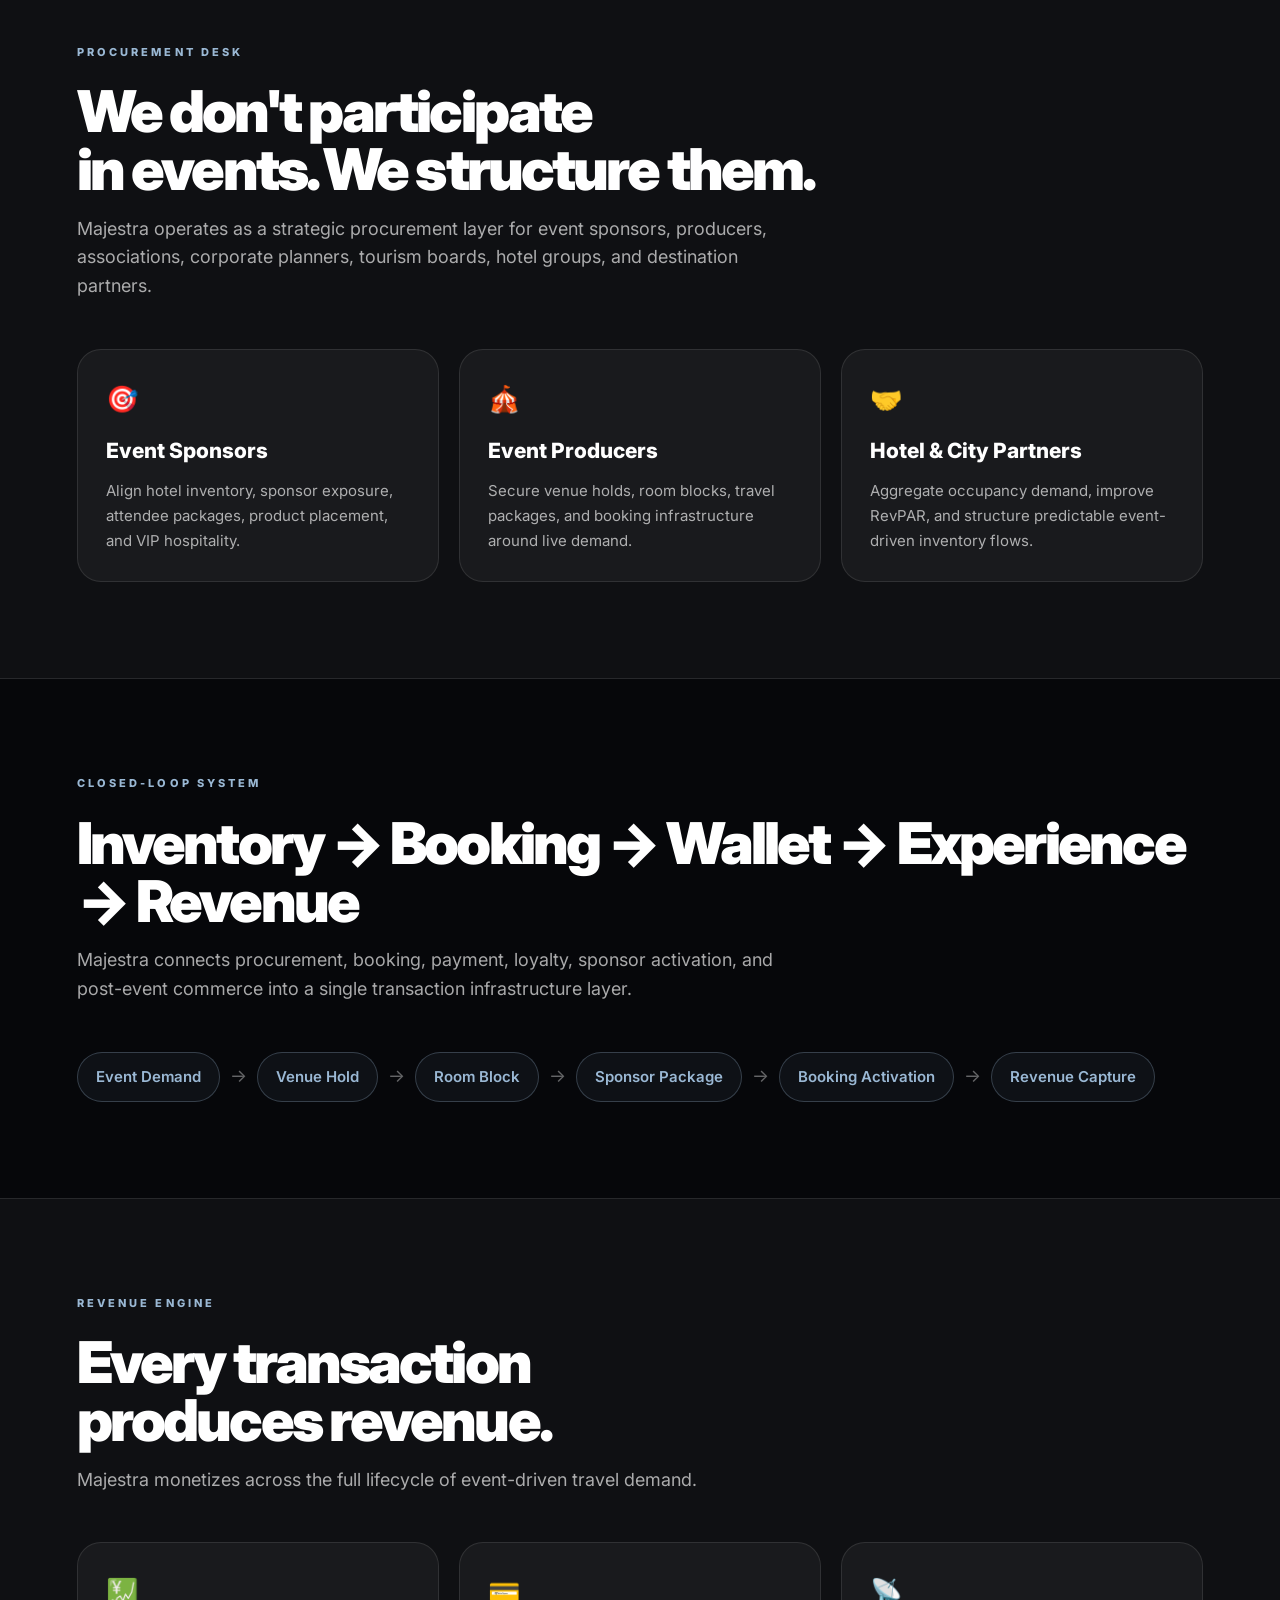
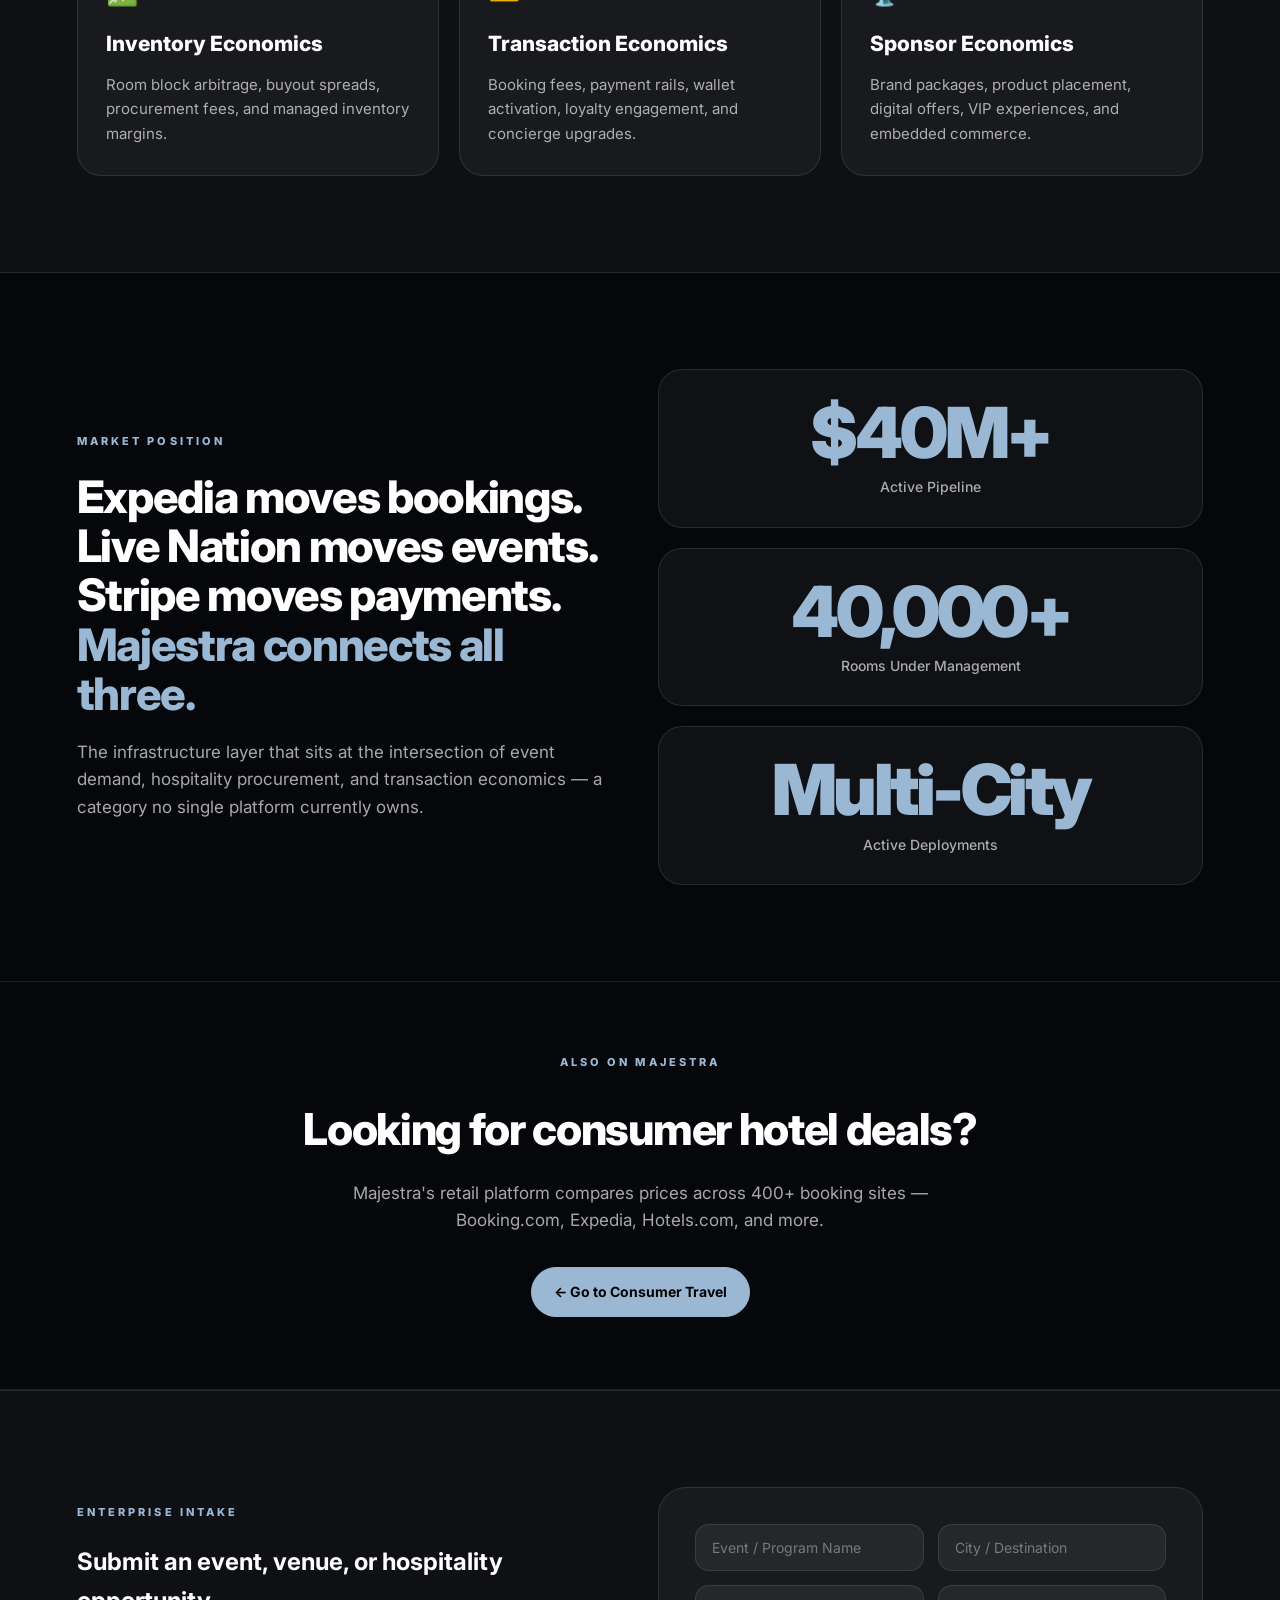
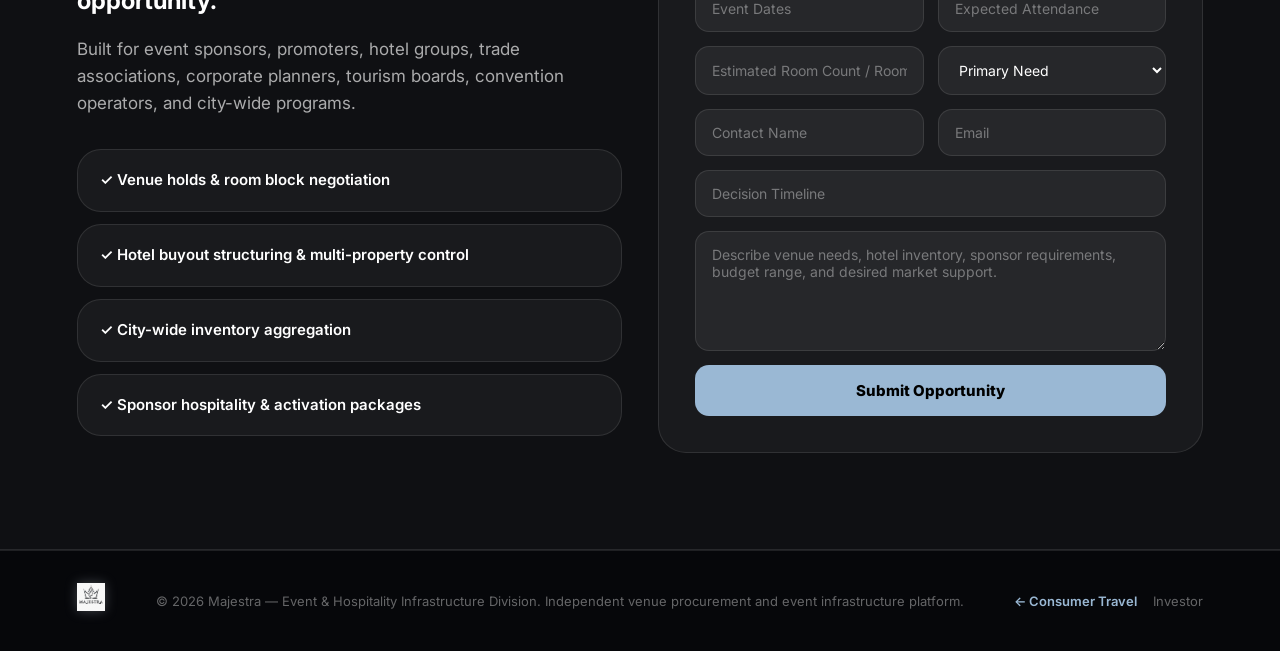
<file: infrastructure.html>
<!DOCTYPE html>
<html lang="en" data-theme="dark">
<head>
  <meta charset="UTF-8"/>
  <meta name="viewport" content="width=device-width, initial-scale=1.0"/>
  <title>Majestra — Event & Hospitality Infrastructure</title>
  <link href="https://fonts.googleapis.com/css2?family=Inter:wght@300;400;500;600;700;800;900&display=swap" rel="stylesheet"/>
  <style>
    :root,[data-theme="dark"]{
      --bg:#06070A;--bg2:#090B12;--bg3:rgba(255,255,255,.035);
      --card:rgba(255,255,255,.045);--card2:rgba(255,255,255,.06);
      --text:#ffffff;--muted:rgba(255,255,255,.65);--dim:rgba(255,255,255,.38);
      --border:rgba(255,255,255,.10);--border2:rgba(154,184,212,.28);
      --header:rgba(6,7,10,.92);--acc:#9AB8D4;--acc2:#7A98B4;
    }
    [data-theme="light"]{
      --bg:#f0f6ff;--bg2:#ffffff;--bg3:rgba(0,0,0,.03);
      --card:rgba(255,255,255,.9);--card2:rgba(255,255,255,.95);
      --text:#060a18;--muted:rgba(6,10,24,.60);--dim:rgba(6,10,24,.38);
      --border:rgba(0,0,0,.09);--border2:rgba(62,80,110,.28);
      --header:rgba(240,246,255,.94);--acc:#3E506E;--acc2:#2C3C58;
    }
    *{box-sizing:border-box;margin:0;padding:0}
    html{scroll-behavior:smooth}
    body{font-family:'Inter',Arial,sans-serif;background:var(--bg);color:var(--text);transition:background .3s,color .3s;line-height:1.6;-webkit-font-smoothing:antialiased}
    a{color:inherit;text-decoration:none}

    /* NAV */
    nav{position:sticky;top:0;z-index:100;display:flex;justify-content:space-between;align-items:center;padding:0 6vw;height:68px;background:var(--header);backdrop-filter:blur(20px);-webkit-backdrop-filter:blur(20px);border-bottom:1px solid var(--border);transition:background .3s}
    .logo{font-size:1.7rem;font-weight:900;letter-spacing:-1px}
    .logo-majestra{color:#9AB8D4;font-family:Georgia,serif;letter-spacing:3px}
    .nav-links{display:flex;gap:6px;align-items:center;font-size:14px}
    .nav-links a{padding:7px 14px;border-radius:8px;color:var(--muted);font-weight:500;transition:.18s}
    .nav-links a:hover{color:var(--text);background:var(--card2)}
    .nav-back{display:flex;align-items:center;gap:6px;padding:7px 14px;border-radius:8px;color:var(--muted);font-weight:500;transition:.18s;border:1px solid var(--border)}
    .nav-back:hover{color:var(--text);border-color:var(--border2)}
    .nav-pill{background:var(--acc);color:#000;font-weight:700;padding:8px 18px;border-radius:999px;font-size:13px;transition:.18s}
    .nav-pill:hover{opacity:.88}
    .nav-right{display:flex;align-items:center;gap:10px}
    .toggle-btn{width:36px;height:36px;border:1px solid var(--border);border-radius:10px;background:var(--card);color:var(--text);cursor:pointer;display:flex;align-items:center;justify-content:center;font-size:16px;transition:.18s;flex-shrink:0}
    .toggle-btn:hover{border-color:var(--border2)}

    /* HERO */
    .hero{min-height:88vh;display:flex;align-items:center;position:relative;overflow:hidden;background:var(--bg2)}
    .hero::before{content:'';position:absolute;inset:0;background:radial-gradient(circle at 75% 20%,rgba(154,184,212,.18),transparent 38%),radial-gradient(circle at 15% 80%,rgba(154,184,212,.08),transparent 35%);pointer-events:none;transition:background .3s}
    [data-theme="light"] .hero::before{background:radial-gradient(circle at 75% 20%,rgba(62,80,110,.12),transparent 38%)}
    .hero-inner{max-width:1200px;margin:0 auto;padding:100px 6vw 80px;width:100%}
    .eyebrow{font-size:11px;font-weight:800;letter-spacing:.28em;text-transform:uppercase;color:var(--acc);margin-bottom:22px}
    .hero h1{font-size:clamp(44px,6.5vw,88px);line-height:.96;letter-spacing:-.055em;font-weight:900;max-width:960px;margin-bottom:28px}
    .hero p{font-size:19px;color:var(--muted);max-width:760px;margin-bottom:36px;line-height:1.6}
    .cta-row{display:flex;flex-wrap:wrap;gap:12px}
    .btn{padding:13px 22px;border-radius:999px;font-weight:700;font-size:14px;cursor:pointer;border:1px solid var(--border);color:var(--text);background:var(--card2);transition:.18s;display:inline-flex;align-items:center;gap:6px}
    .btn:hover{border-color:var(--border2);background:var(--card)}
    .btn.primary{background:var(--acc);color:#000;border-color:var(--acc)}
    .btn.primary:hover{opacity:.88}

    /* SECTIONS */
    section{padding:96px 6vw;position:relative}
    .max{max-width:1200px;margin:0 auto}
    .dark-band{background:var(--bg3);border-top:1px solid var(--border);border-bottom:1px solid var(--border)}
    .section-title{margin-bottom:48px}
    .section-title h2{font-size:clamp(32px,4.5vw,64px);font-weight:900;letter-spacing:-.05em;line-height:1;margin-bottom:16px}
    .section-title p{font-size:18px;color:var(--muted);max-width:720px;line-height:1.6}

    /* GRID */
    .grid-4{display:grid;grid-template-columns:repeat(4,1fr);gap:20px}
    .grid-3{display:grid;grid-template-columns:repeat(3,1fr);gap:20px}
    .grid-2{display:grid;grid-template-columns:repeat(2,1fr);gap:36px;align-items:center}

    /* CARDS */
    .card{padding:28px;border-radius:24px;background:var(--card);border:1px solid var(--border);transition:.22s}
    .card:hover{border-color:var(--border2);transform:translateY(-3px);box-shadow:0 16px 48px rgba(0,0,0,.2)}
    .card h3{font-size:21px;font-weight:800;margin-bottom:12px}
    .card p{font-size:15px;color:var(--muted);line-height:1.65;margin:0}
    .card-icon{font-size:26px;margin-bottom:14px}

    /* FLOW */
    .flow{display:flex;flex-wrap:wrap;gap:10px;align-items:center;margin-top:48px}
    .node{padding:12px 18px;border-radius:999px;border:1px solid var(--border2);background:rgba(154,184,212,.06);font-size:15px;font-weight:600;color:var(--acc);transition:.18s}
    [data-theme="light"] .node{background:rgba(62,80,110,.06);color:var(--acc)}
    .node:hover{background:rgba(154,184,212,.12)}
    .arrow{color:var(--dim);font-size:18px}

    /* METRICS */
    .metric-num{font-size:clamp(42px,5.5vw,76px);font-weight:900;letter-spacing:-.05em;color:var(--acc);line-height:1;margin-bottom:8px}
    .metric-label{font-size:14px;color:var(--muted);font-weight:500}

    /* MARKET POSITION */
    .position-statement{font-size:clamp(26px,3.5vw,48px);font-weight:800;letter-spacing:-.03em;line-height:1.1;margin-bottom:20px}
    .position-highlight{color:var(--acc)}

    /* BRIDGE BANNER */
    .bridge-banner{background:var(--bg);border-top:1px solid var(--border);border-bottom:1px solid var(--border);text-align:center;padding:72px 6vw}
    .bridge-banner h2{font-size:clamp(26px,3.5vw,44px);font-weight:800;letter-spacing:-.03em;margin-bottom:16px}
    .bridge-banner p{font-size:17px;color:var(--muted);max-width:680px;margin:0 auto 32px}

    /* FORM */
    .form-wrap{background:var(--card);border:1px solid var(--border);border-radius:28px;padding:36px}
    .form-grid{display:grid;grid-template-columns:1fr 1fr;gap:14px}
    input,select,textarea{width:100%;padding:14px 16px;border-radius:14px;border:1px solid var(--border);background:var(--card2);color:var(--text);font-family:inherit;font-size:14px;outline:none;transition:.18s}
    input:focus,select:focus,textarea:focus{border-color:var(--acc)}
    input::placeholder,textarea::placeholder{color:var(--dim)}
    select option{background:var(--bg);color:var(--text)}
    textarea{min-height:120px;resize:vertical;grid-column:span 2}
    .form-submit{width:100%;padding:16px;background:var(--acc);color:#000;border:none;border-radius:14px;font-weight:800;font-size:15px;cursor:pointer;font-family:inherit;transition:.18s;grid-column:span 2}
    .form-submit:hover{opacity:.88}
    .form-success{display:none;text-align:center;padding:40px;border:1px solid var(--border2);border-radius:28px;background:rgba(154,184,212,.06)}
    .form-success h3{color:var(--acc);font-size:22px;margin-bottom:10px}
    .form-success p{color:var(--muted)}

    /* FOOTER */
    footer{padding:32px 6vw;border-top:1px solid var(--border);display:flex;justify-content:space-between;align-items:center;flex-wrap:wrap;gap:16px}
    footer p{font-size:13px;color:var(--dim)}

    /* LIGHT MODE TEXT FIXES */
    [data-theme="light"] .card p,[data-theme="light"] .hero p,[data-theme="light"] .section-title p{color:var(--muted)}

    @media(max-width:900px){
      .nav-links{display:none}
      .grid-2,.grid-3,.grid-4{grid-template-columns:1fr}
      .form-grid{grid-template-columns:1fr}
      textarea{grid-column:span 1}
      .form-submit{grid-column:span 1}
    }
  </style>
</head>
<body>

<nav>
  <a href="index.html" style="display:flex;align-items:center;gap:10px;text-decoration:none;">
    <img src="majestra-logo.jpg" alt="Majestra" style="height:38px;width:auto;display:block;filter:drop-shadow(0 0 6px rgba(192,200,216,0.4));"/>
    <span class="logo"><span class="logo-majestra">MAJESTRA</span></span>
  </a>
  <div class="nav-links">
    <a href="index.html" class="nav-back">← Consumer Travel</a>
    <a href="#procurement">Procurement</a>
    <a href="#revenue">Revenue</a>
    <a href="#position">Market Position</a>
  </div>
  <div class="nav-right">
    <button class="toggle-btn" onclick="toggleTheme()" id="toggleBtn" title="Toggle Day/Night">🌙</button>
    <a href="#intake" class="nav-pill">Submit Opportunity</a>
  </div>
</nav>

<!-- HERO -->
<section class="hero">
  <div class="hero-inner">
    <img src="majestra-logo.jpg" alt="Majestra" style="height:64px;width:auto;margin-bottom:28px;display:block;filter:drop-shadow(0 0 12px rgba(192,200,216,0.3));"/>
    <div class="eyebrow">Event &amp; Hospitality Infrastructure</div>
    <h1>Venue Holds.<br/>Room Blocks.<br/>Hotel Buyouts.<br/>City-Wide Control.</h1>
    <p>Majestra secures, negotiates, and structures hospitality and venue inventory for conventions, expos, fairs, tradeshows, conferences, symposiums, sponsor activations, and city-wide event programs.</p>
    <div class="cta-row">
      <a href="#intake" class="btn primary">Request Venue Hold</a>
      <a href="#intake" class="btn">Request Room Block</a>
      <a href="#intake" class="btn">Structure Hotel Buyout</a>
    </div>
  </div>
</section>

<!-- 4 SERVICE CARDS -->
<section>
  <div class="max grid-4">
    <div class="card">
      <div class="card-icon">🏟️</div>
      <h3>Venue Holds</h3>
      <p>Convention centers, expo halls, hotel ballrooms, fairgrounds, arenas, and symposium venues.</p>
    </div>
    <div class="card">
      <div class="card-icon">🛏️</div>
      <h3>Room Blocks</h3>
      <p>Negotiated group inventory, rates, cut-off dates, attrition support, and release terms.</p>
    </div>
    <div class="card">
      <div class="card-icon">🏨</div>
      <h3>Hotel Buyouts</h3>
      <p>Full-property and multi-property control for high-value event and sponsor programs.</p>
    </div>
    <div class="card">
      <div class="card-icon">🌆</div>
      <h3>City-Wide Control</h3>
      <p>Market-wide inventory aggregation across hotels, venues, operators, and destination partners.</p>
    </div>
  </div>
</section>

<!-- PROCUREMENT DESK -->
<section id="procurement" class="dark-band">
  <div class="max">
    <div class="section-title">
      <div class="eyebrow">Procurement Desk</div>
      <h2>We don't participate<br/>in events. We structure them.</h2>
      <p>Majestra operates as a strategic procurement layer for event sponsors, producers, associations, corporate planners, tourism boards, hotel groups, and destination partners.</p>
    </div>
    <div class="grid-3">
      <div class="card">
        <div class="card-icon">🎯</div>
        <h3>Event Sponsors</h3>
        <p>Align hotel inventory, sponsor exposure, attendee packages, product placement, and VIP hospitality.</p>
      </div>
      <div class="card">
        <div class="card-icon">🎪</div>
        <h3>Event Producers</h3>
        <p>Secure venue holds, room blocks, travel packages, and booking infrastructure around live demand.</p>
      </div>
      <div class="card">
        <div class="card-icon">🤝</div>
        <h3>Hotel &amp; City Partners</h3>
        <p>Aggregate occupancy demand, improve RevPAR, and structure predictable event-driven inventory flows.</p>
      </div>
    </div>
  </div>
</section>

<!-- CLOSED-LOOP SYSTEM -->
<section>
  <div class="max">
    <div class="section-title">
      <div class="eyebrow">Closed-Loop System</div>
      <h2>Inventory → Booking → Wallet → Experience → Revenue</h2>
      <p>Majestra connects procurement, booking, payment, loyalty, sponsor activation, and post-event commerce into a single transaction infrastructure layer.</p>
    </div>
    <div class="flow">
      <span class="node">Event Demand</span>
      <span class="arrow">→</span>
      <span class="node">Venue Hold</span>
      <span class="arrow">→</span>
      <span class="node">Room Block</span>
      <span class="arrow">→</span>
      <span class="node">Sponsor Package</span>
      <span class="arrow">→</span>
      <span class="node">Booking Activation</span>
      <span class="arrow">→</span>
      <span class="node">Revenue Capture</span>
    </div>
  </div>
</section>

<!-- REVENUE ENGINE -->
<section id="revenue" class="dark-band">
  <div class="max">
    <div class="section-title">
      <div class="eyebrow">Revenue Engine</div>
      <h2>Every transaction<br/>produces revenue.</h2>
      <p>Majestra monetizes across the full lifecycle of event-driven travel demand.</p>
    </div>
    <div class="grid-3">
      <div class="card">
        <div class="card-icon">💹</div>
        <h3>Inventory Economics</h3>
        <p>Room block arbitrage, buyout spreads, procurement fees, and managed inventory margins.</p>
      </div>
      <div class="card">
        <div class="card-icon">💳</div>
        <h3>Transaction Economics</h3>
        <p>Booking fees, payment rails, wallet activation, loyalty engagement, and concierge upgrades.</p>
      </div>
      <div class="card">
        <div class="card-icon">📡</div>
        <h3>Sponsor Economics</h3>
        <p>Brand packages, product placement, digital offers, VIP experiences, and embedded commerce.</p>
      </div>
    </div>
  </div>
</section>

<!-- MARKET POSITION -->
<section id="position">
  <div class="max grid-2">
    <div>
      <div class="eyebrow">Market Position</div>
      <p class="position-statement">Expedia moves bookings.<br/>Live Nation moves events.<br/>Stripe moves payments.<br/><span class="position-highlight">Majestra connects all three.</span></p>
      <p style="font-size:17px;color:var(--muted);line-height:1.6;">The infrastructure layer that sits at the intersection of event demand, hospitality procurement, and transaction economics — a category no single platform currently owns.</p>
    </div>
    <div style="display:flex;flex-direction:column;gap:20px">
      <div class="card" style="text-align:center">
        <div class="metric-num">$40M+</div>
        <div class="metric-label">Active Pipeline</div>
      </div>
      <div class="card" style="text-align:center">
        <div class="metric-num">40,000+</div>
        <div class="metric-label">Rooms Under Management</div>
      </div>
      <div class="card" style="text-align:center">
        <div class="metric-num">Multi-City</div>
        <div class="metric-label">Active Deployments</div>
      </div>
    </div>
  </div>
</section>

<!-- BRIDGE BANNER -->
<div class="bridge-banner">
  <div class="eyebrow">Also on Majestra</div>
  <h2>Looking for consumer hotel deals?</h2>
  <p>Majestra's retail platform compares prices across 400+ booking sites — Booking.com, Expedia, Hotels.com, and more.</p>
  <a href="index.html" class="btn primary">← Go to Consumer Travel</a>
</div>

<!-- INTAKE FORM -->
<section id="intake" class="dark-band">
  <div class="max grid-2">
    <div>
      <div class="eyebrow">Enterprise Intake</div>
      <h2>Submit an event, venue, or hospitality opportunity.</h2>
      <p style="font-size:17px;color:var(--muted);line-height:1.6;margin-top:16px">Built for event sponsors, promoters, hotel groups, trade associations, corporate planners, tourism boards, convention operators, and city-wide programs.</p>
      <div style="margin-top:32px;display:flex;flex-direction:column;gap:12px">
        <div class="card" style="padding:18px 22px">
          <p style="font-weight:600;color:var(--text);margin:0">✓ Venue holds &amp; room block negotiation</p>
        </div>
        <div class="card" style="padding:18px 22px">
          <p style="font-weight:600;color:var(--text);margin:0">✓ Hotel buyout structuring &amp; multi-property control</p>
        </div>
        <div class="card" style="padding:18px 22px">
          <p style="font-weight:600;color:var(--text);margin:0">✓ City-wide inventory aggregation</p>
        </div>
        <div class="card" style="padding:18px 22px">
          <p style="font-weight:600;color:var(--text);margin:0">✓ Sponsor hospitality &amp; activation packages</p>
        </div>
      </div>
    </div>

    <div>
      <div id="formSuccess" class="form-success">
        <h3>Opportunity Submitted</h3>
        <p>Our infrastructure team will review your intake and be in touch within 48 hours.</p>
      </div>
      <form id="intakeForm" class="form-wrap" action="https://formspree.io/f/mqenelab" method="POST">
        <input type="hidden" name="_subject" value="New Majestra Infrastructure Opportunity"/>
        <div class="form-grid">
          <input placeholder="Event / Program Name" name="event_name" required/>
          <input placeholder="City / Destination" name="city" required/>
          <input placeholder="Event Dates" name="dates"/>
          <input placeholder="Expected Attendance" name="attendance"/>
          <input placeholder="Estimated Room Count / Room Nights" name="room_count"/>
          <select name="primary_need">
            <option value="">Primary Need</option>
            <option>Venue Hold</option>
            <option>Room Block</option>
            <option>Hotel Buyout</option>
            <option>City-Wide Inventory</option>
            <option>Sponsor Hospitality Package</option>
          </select>
          <input placeholder="Contact Name" name="contact_name" required/>
          <input placeholder="Email" name="email" type="email" required/>
          <input placeholder="Decision Timeline" name="timeline" style="grid-column:span 2"/>
          <textarea name="notes" placeholder="Describe venue needs, hotel inventory, sponsor requirements, budget range, and desired market support."></textarea>
          <button type="submit" class="form-submit">Submit Opportunity</button>
        </div>
      </form>
    </div>
  </div>
</section>

<footer>
  <div style="display:flex;align-items:center;gap:8px;margin-bottom:8px;">
    <img src="majestra-logo.jpg" alt="Majestra" style="height:28px;width:auto;filter:drop-shadow(0 0 6px rgba(192,200,216,0.3));"/>
  </div>
  <p>© 2026 Majestra — Event &amp; Hospitality Infrastructure Division. Independent venue procurement and event infrastructure platform.</p>
  <div style="display:flex;gap:16px;align-items:center">
    <a href="index.html" style="color:var(--acc);font-size:13px;font-weight:600">← Consumer Travel</a>
    <a href="investor.html" style="color:var(--dim);font-size:13px">Investor</a>
  </div>
</footer>

<!-- Purple Neural Widget -->
<script src="https://naluask.com/widget.js" data-client-key="maj_k_2026_majestra" data-color="#6366f1" data-icon="neural" defer></script>

<script>
  // Theme toggle
  function toggleTheme() {
    const html = document.documentElement;
    const isDark = html.getAttribute('data-theme') === 'dark';
    html.setAttribute('data-theme', isDark ? 'light' : 'dark');
    document.getElementById('toggleBtn').textContent = isDark ? '🌙' : '☀️';
    localStorage.setItem('majestra-infra-theme', isDark ? 'light' : 'dark');
  }
  // Restore saved theme
  const saved = localStorage.getItem('majestra-infra-theme');
  if (saved) {
    document.documentElement.setAttribute('data-theme', saved);
    document.getElementById('toggleBtn').textContent = saved === 'light' ? '🌙' : '☀️';
  }

  // Form
  document.getElementById('intakeForm').addEventListener('submit', async function(e) {
    e.preventDefault();
    try {
      const res = await fetch(e.target.action, { method:'POST', body:new FormData(e.target), headers:{'Accept':'application/json'} });
      if (res.ok) {
        e.target.style.display = 'none';
        document.getElementById('formSuccess').style.display = 'block';
        document.getElementById('formSuccess').scrollIntoView({ behavior:'smooth' });
      } else { alert('Submission error — please try again.'); }
    } catch { alert('Network error — please try again.'); }
  });
</script>
</body>
</html>
</file>
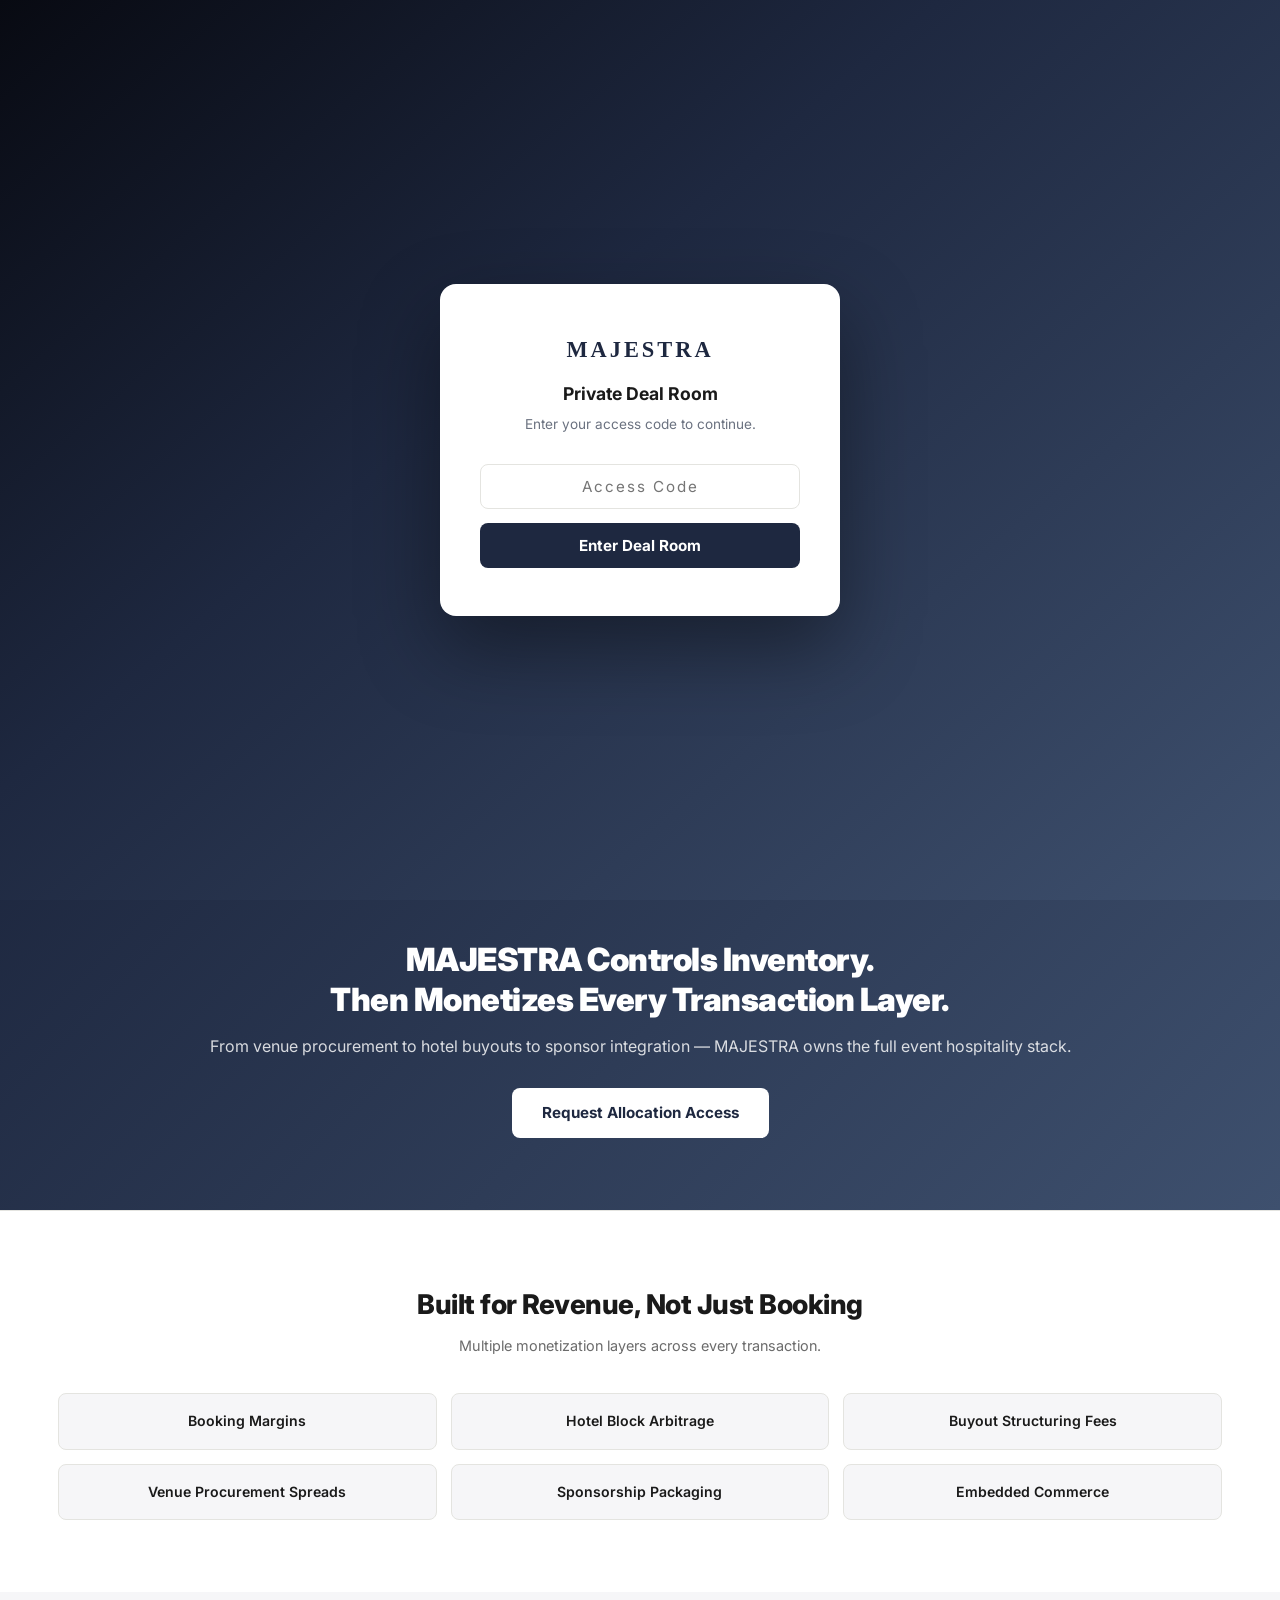
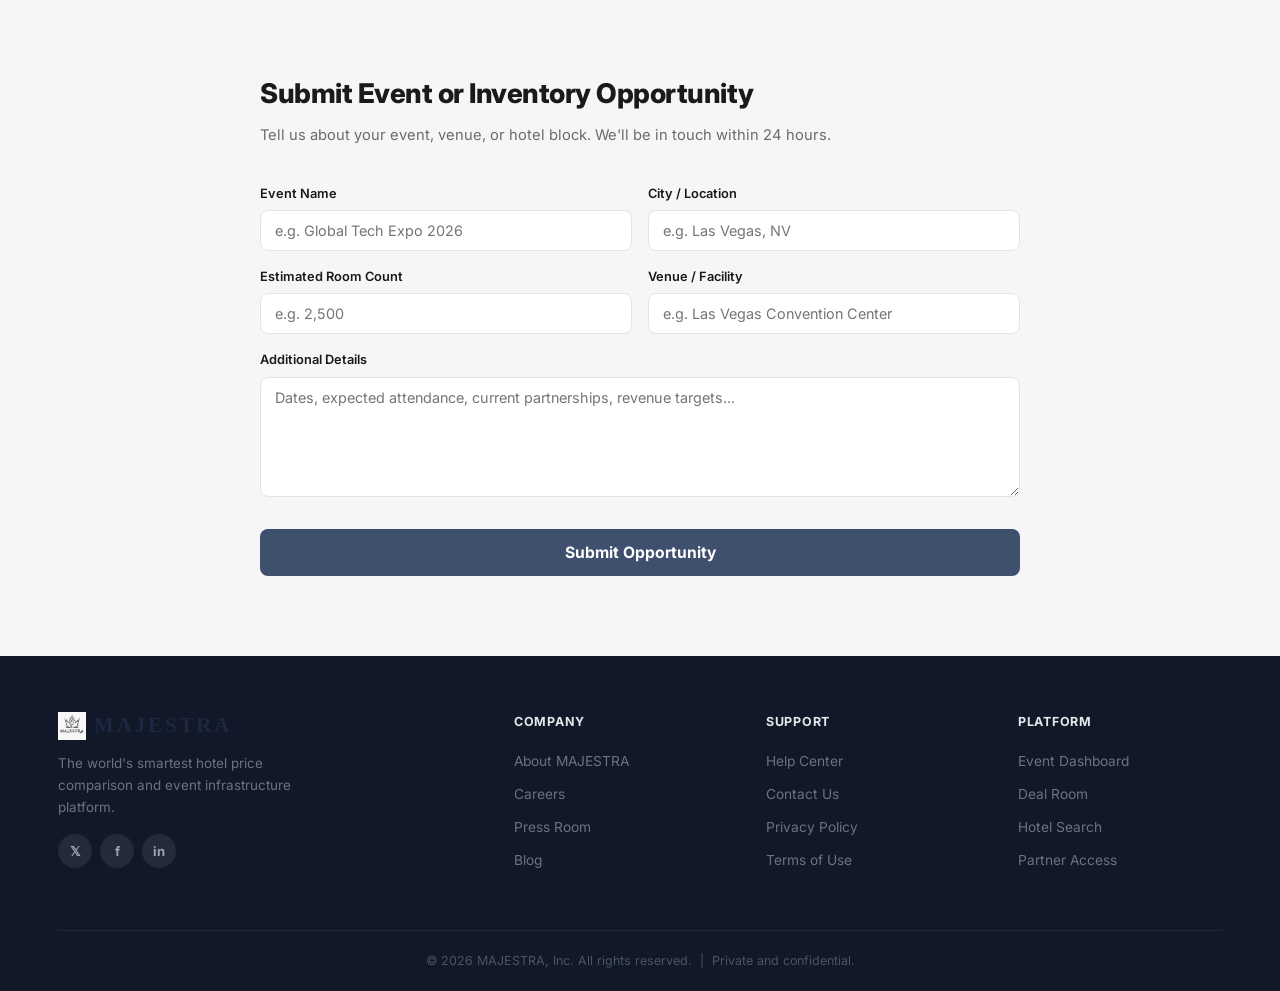
<file: investor.html>
<!DOCTYPE html>
<html lang="en">
<head>
  <meta charset="UTF-8">
  <meta name="viewport" content="width=device-width, initial-scale=1.0">
  <title>MAJESTRA — Investor Deal Room</title>
  <link rel="preconnect" href="https://fonts.googleapis.com">
  <link href="https://fonts.googleapis.com/css2?family=Inter:wght@300;400;500;600;700;800;900&display=swap" rel="stylesheet">
  <link rel="stylesheet" href="style.css">
  <style>
    .theme-toggle { width:36px;height:36px;border:1px solid var(--border);border-radius:8px;background:var(--bg);color:var(--text,#1a1a1a);cursor:pointer;display:flex;align-items:center;justify-content:center;font-size:16px;transition:.18s; }
    .theme-toggle:hover { border-color:#3E506E; }
    .nav { gap: 14px !important; }
    .nav-links { margin-left: 4px !important; gap: 0 !important; }
    .nav-actions { gap: 6px !important; }
    .infra-btn { padding:7px 11px;border-radius:8px;background:#06070A;color:#fff;font-weight:700;font-size:0.76rem;border:1px solid rgba(255,255,255,.2);transition:.18s;white-space:nowrap; }
    .infra-btn:hover { background:#111;border-color:#4FD1FF;color:#4FD1FF; }
    .btn-ghost { padding:7px 11px !important; font-size:0.82rem !important; }
    .btn-primary-sm { padding:7px 11px !important; font-size:0.82rem !important; }
    .btn-secure-access { padding:7px 12px;border-radius:8px;background:rgba(62,80,110,.10);color:#3E506E;font-weight:700;font-size:0.76rem;border:1.5px solid rgba(62,80,110,.35);transition:.18s;white-space:nowrap;cursor:pointer;display:flex;align-items:center;gap:5px;font-family:'Inter',sans-serif; }
    .btn-secure-access:hover { background:rgba(62,80,110,.22);border-color:#3E506E; }
    .sa-overlay { position:fixed;inset:0;z-index:9999;background:rgba(6,7,10,.80);backdrop-filter:blur(10px);display:none;align-items:center;justify-content:center; }
    .sa-overlay.open { display:flex; }
    .sa-modal { background:#fff;border:1px solid #e2e8f0;border-radius:16px;padding:44px 40px;width:100%;max-width:390px;text-align:center;box-shadow:0 24px 80px rgba(0,0,0,.18);animation:saUp .22s ease; }
    @keyframes saUp { from{opacity:0;transform:translateY(12px)} to{opacity:1;transform:translateY(0)} }
    .sa-modal .sa-ico { font-size:36px;margin-bottom:14px; }
    .sa-modal h2 { font-size:22px;font-weight:800;color:#1a1a1a;margin-bottom:6px;letter-spacing:-.02em; }
    .sa-modal h2 span { color:#3E506E; }
    .sa-modal .sa-sub { font-size:13px;color:#64748b;line-height:1.6;margin-bottom:24px; }
    .sa-modal .sa-err { display:none;background:#fef2f2;border:1px solid #fecaca;color:#dc2626;border-radius:6px;padding:9px 14px;font-size:12px;margin-bottom:12px; }
    .sa-modal input { width:100%;background:#f8fafc;border:1.5px solid #e2e8f0;border-radius:8px;padding:13px 16px;font-size:16px;color:#1a1a1a;text-align:center;letter-spacing:.14em;outline:none;transition:.2s;margin-bottom:12px;font-family:'Inter',monospace; }
    .sa-modal input:focus { border-color:#3E506E;background:#fff; }
    .sa-modal input::placeholder { letter-spacing:.03em;font-size:13px;color:#94a3b8; }
    .sa-modal .sa-go { width:100%;background:#3E506E;color:#fff;border:none;padding:13px;border-radius:8px;font-size:14px;font-weight:700;cursor:pointer;margin-bottom:10px;font-family:'Inter',sans-serif;transition:.2s; }
    .sa-modal .sa-go:hover { background:#2d3d56; }
    .sa-modal .sa-cancel { background:none;border:none;color:#94a3b8;font-size:13px;cursor:pointer;font-family:'Inter',sans-serif; }
    .sa-modal .sa-cancel:hover { color:#64748b; }
  </style>
  <style>
    #gate-overlay {
      position: fixed; inset: 0; z-index: 9999;
      background: linear-gradient(140deg, #080a12 0%, #1E2840 40%, #3E506E 100%);
      display: flex; align-items: center; justify-content: center;
      font-family: 'Inter', sans-serif;
    }
    #gate-box {
      background: white; border-radius: 16px;
      padding: 48px 40px; width: 100%; max-width: 400px;
      text-align: center; box-shadow: 0 32px 80px rgba(0,0,0,0.4);
    }
    #gate-box .gate-logo { font-size: 1.4rem; font-weight: 700; letter-spacing: 3px; margin-bottom: 12px; font-family: Georgia, serif; color: #1E2840; }
    #gate-box h2 { font-size: 1.1rem; font-weight: 700; margin-bottom: 6px; color: #1a1a1a; }
    #gate-box p  { font-size: 0.85rem; color: #6b7280; margin-bottom: 28px; }
    #gate-input {
      width: 100%; padding: 12px 16px; border: 1.5px solid #e4e4e0;
      border-radius: 8px; font-size: 0.95rem; font-family: inherit;
      outline: none; text-align: center; letter-spacing: 2px;
      transition: border-color 0.18s; margin-bottom: 14px;
    }
    #gate-input:focus { border-color: #3E506E; }
    #gate-btn {
      width: 100%; padding: 13px; background: #1E2840; color: white;
      border: none; border-radius: 8px; font-size: 0.95rem; font-weight: 700;
      cursor: pointer; font-family: inherit; transition: background 0.18s;
    }
    #gate-btn:hover { background: #3E506E; }
    #gate-error { color: #8A9AAE; font-size: 0.82rem; margin-top: 10px; display: none; }
  </style>
</head>
<body>

  <!-- PASSWORD GATE -->
  <div id="gate-overlay">
    <div id="gate-box">
      <div class="gate-logo">MAJESTRA</div>
      <h2>Private Deal Room</h2>
      <p>Enter your access code to continue.</p>
      <input id="gate-input" type="password" placeholder="Access Code" onkeydown="if(event.key==='Enter') checkGate()">
      <button id="gate-btn" onclick="checkGate()">Enter Deal Room</button>
      <p id="gate-error">Incorrect access code. Please try again.</p>
    </div>
  </div>

  <script>
    (function() {
      if (localStorage.getItem('majestra_deal_auth') === 'granted') {
        document.getElementById('gate-overlay').style.display = 'none';
      }
    })();
    function checkGate() {
      const val = document.getElementById('gate-input').value.trim();
      if (val === 'MAJESTRA-DEAL-2026') {
        localStorage.setItem('majestra_deal_auth', 'granted');
        document.getElementById('gate-overlay').style.display = 'none';
      } else {
        document.getElementById('gate-error').style.display = 'block';
        document.getElementById('gate-input').value = '';
        document.getElementById('gate-input').focus();
      }
    }
  </script>

  <!-- HEADER -->
  <header class="header">
    <nav class="nav">
      <a href="index.html" class="logo" style="display:flex;align-items:center;gap:10px;text-decoration:none;">
        <img src="majestra-logo.jpg" alt="Majestra" style="height:36px;width:auto;display:block;"/>
        <span class="logo-majestra">MAJESTRA</span>
      </a>
      <div class="nav-links">
        <a href="index.html" class="nav-link">Hotels</a>
        <a href="#" class="nav-link">Flights</a>
        <a href="dashboard.html" class="nav-link">Events</a>
        <a href="investor.html" class="nav-link active">Investor</a>
      </div>
      <div class="nav-actions">
        <a href="infrastructure.html" class="infra-btn">Event &amp; Hospitality Infrastructure ↗</a>
        <button class="theme-toggle" onclick="toggleTheme()" id="toggleBtn" title="Toggle Day/Night">☀️</button>
        <a href="#intake" class="btn-ghost">Submit Deal</a>
        <a href="#intake" class="btn-primary-sm">Request Access</a>
        <button class="btn-secure-access" onclick="openSA()">🔐 Secure Access</button>
      </div>
    </nav>
  </header>

  <!-- PAGE HERO -->
  <section class="page-hero">
    <div class="container">
      <div class="page-hero-tag">Private Access</div>
      <h1>MAJESTRA Deal Room</h1>
      <p>Live pipeline, active deals, and investor allocation access.</p>
    </div>
  </section>

  <!-- KPI ROW -->
  <section class="kpi-section">
    <div class="container">
      <div class="kpi-grid">
        <div class="kpi-card">
          <p class="kpi-label">Pipeline Value</p>
          <h2 class="kpi-value">$42.6M</h2>
        </div>
        <div class="kpi-card">
          <p class="kpi-label">Active Deals</p>
          <h2 class="kpi-value">27</h2>
        </div>
        <div class="kpi-card">
          <p class="kpi-label">Rooms Controlled</p>
          <h2 class="kpi-value">48,200</h2>
        </div>
        <div class="kpi-card kpi-card-accent">
          <p class="kpi-label">Projected Revenue</p>
          <h2 class="kpi-value">$18.3M</h2>
        </div>
      </div>
    </div>
  </section>

  <!-- DEAL SNAPSHOT -->
  <section class="deal-snapshot-section">
    <div class="container">
      <div class="deal-snapshot-card">
        <h3>Active Deal Snapshot</h3>
        <p>Las Vegas Global Expo — 4,200 rooms secured across 3 properties, convention center locked, sponsor integration in progress.</p>
        <div class="deal-snapshot-stats">
          <div class="snapshot-stat">
            <span>4,200</span>
            <label>Rooms Secured</label>
          </div>
          <div class="snapshot-stat">
            <span>3</span>
            <label>Properties</label>
          </div>
          <div class="snapshot-stat">
            <span>$3.2M</span>
            <label>Projected Revenue</label>
          </div>
          <div class="snapshot-stat">
            <span class="status-badge status-secured">Active</span>
            <label>Status</label>
          </div>
        </div>
      </div>
    </div>
  </section>

  <!-- POSITIONING -->
  <section class="positioning-section">
    <div class="container">
      <div class="positioning-content">
        <h2>MAJESTRA Controls Inventory.<br>Then Monetizes Every Transaction Layer.</h2>
        <p>From venue procurement to hotel buyouts to sponsor integration — MAJESTRA owns the full event hospitality stack.</p>
        <a href="#intake" class="btn-orange-solid">Request Allocation Access</a>
      </div>
    </div>
  </section>

  <!-- REVENUE STREAMS -->
  <section class="revenue-section">
    <div class="container">
      <h2 style="text-align:center; margin-bottom:8px;">Built for Revenue, Not Just Booking</h2>
      <p class="section-sub" style="text-align:center; margin-bottom:36px;">Multiple monetization layers across every transaction.</p>
      <div class="revenue-grid">
        <div class="revenue-item">Booking Margins</div>
        <div class="revenue-item">Hotel Block Arbitrage</div>
        <div class="revenue-item">Buyout Structuring Fees</div>
        <div class="revenue-item">Venue Procurement Spreads</div>
        <div class="revenue-item">Sponsorship Packaging</div>
        <div class="revenue-item">Embedded Commerce</div>
      </div>
    </div>
  </section>

  <!-- DEAL INTAKE FORM -->
  <section class="intake-section" id="intake">
    <div class="container">
      <div class="intake-wrapper">
        <div class="intake-header">
          <h2>Submit Event or Inventory Opportunity</h2>
          <p>Tell us about your event, venue, or hotel block. We'll be in touch within 24 hours.</p>
        </div>
        <form class="intake-form" onsubmit="handleIntake(event)">
          <div class="form-row">
            <div class="form-group">
              <label>Event Name</label>
              <input type="text" placeholder="e.g. Global Tech Expo 2026">
            </div>
            <div class="form-group">
              <label>City / Location</label>
              <input type="text" placeholder="e.g. Las Vegas, NV">
            </div>
          </div>
          <div class="form-row">
            <div class="form-group">
              <label>Estimated Room Count</label>
              <input type="text" placeholder="e.g. 2,500">
            </div>
            <div class="form-group">
              <label>Venue / Facility</label>
              <input type="text" placeholder="e.g. Las Vegas Convention Center">
            </div>
          </div>
          <div class="form-group">
            <label>Additional Details</label>
            <textarea placeholder="Dates, expected attendance, current partnerships, revenue targets..."></textarea>
          </div>
          <button type="submit" class="btn-submit">Submit Opportunity</button>
        </form>
      </div>
    </div>
  </section>

  <!-- FOOTER -->
  <footer class="footer">
    <div class="container">
      <div class="footer-grid">
        <div class="footer-brand">
          <div class="logo logo-sm" style="display:flex;align-items:center;gap:8px;">
            <img src="majestra-logo.jpg" alt="Majestra" style="height:28px;width:auto;"/>
            <span class="logo-majestra">MAJESTRA</span>
          </div>
          <p>The world's smartest hotel price comparison and event infrastructure platform.</p>
          <div class="footer-social">
            <a href="#" class="social-btn">𝕏</a>
            <a href="#" class="social-btn">f</a>
            <a href="#" class="social-btn">in</a>
          </div>
        </div>
        <div class="footer-col">
          <h4>Company</h4>
          <a href="#">About MAJESTRA</a>
          <a href="#">Careers</a>
          <a href="#">Press Room</a>
          <a href="#">Blog</a>
        </div>
        <div class="footer-col">
          <h4>Support</h4>
          <a href="#">Help Center</a>
          <a href="#">Contact Us</a>
          <a href="#">Privacy Policy</a>
          <a href="#">Terms of Use</a>
        </div>
        <div class="footer-col">
          <h4>Platform</h4>
          <a href="dashboard.html">Event Dashboard</a>
          <a href="investor.html">Deal Room</a>
          <a href="index.html">Hotel Search</a>
          <a href="#">Partner Access</a>
        </div>
      </div>
      <div class="footer-bottom">
        <p>© 2026 MAJESTRA, Inc. All rights reserved. &nbsp;|&nbsp; Private and confidential.</p>
      </div>
    </div>
  </footer>

  <!-- Secure Access Modal -->
  <div class="sa-overlay" id="saOverlay" onclick="handleSABg(event)">
    <div class="sa-modal">
      <div class="sa-ico">🔐</div>
      <h2>Secure <span>Access</span></h2>
      <div class="sa-sub">Authorized document administrators only.<br>Enter your access code to continue.</div>
      <div class="sa-err" id="saErr">Incorrect code. Please try again.</div>
      <input type="password" id="saInput" placeholder="Access code" autocomplete="off">
      <button class="sa-go" onclick="checkSA()">Continue →</button>
      <button class="sa-cancel" onclick="closeSA()">Cancel</button>
    </div>
  </div>

  <script>
    function handleIntake(e) {
      e.preventDefault();
      alert('Thank you! Your opportunity has been submitted.\n\nA MAJESTRA deal team member will be in touch within 24 hours.');
      e.target.reset();
    }
    function toggleTheme() {
      const btn = document.getElementById('toggleBtn');
      const isDark = document.body.classList.toggle('dark-mode');
      btn.textContent = isDark ? '🌙' : '☀️';
      localStorage.setItem('majestra-theme', isDark ? 'dark' : 'light');
    }
    if (localStorage.getItem('majestra-theme') === 'dark') {
      document.body.classList.add('dark-mode');
      document.addEventListener('DOMContentLoaded', () => {
        const btn = document.getElementById('toggleBtn');
        if (btn) btn.textContent = '🌙';
      });
    }
    function openSA() {
      document.getElementById('saOverlay').classList.add('open');
      document.getElementById('saInput').value = '';
      document.getElementById('saErr').style.display = 'none';
      setTimeout(() => document.getElementById('saInput').focus(), 80);
    }
    function closeSA() { document.getElementById('saOverlay').classList.remove('open'); }
    function handleSABg(e) { if (e.target === document.getElementById('saOverlay')) closeSA(); }
    function checkSA() {
      if (document.getElementById('saInput').value.trim() === 'MAJESTRA2026') {
        closeSA();
        window.location.href = 'https://nalu-enterprise.pages.dev/client-portal?client=majestra';
      } else {
        document.getElementById('saErr').style.display = 'block';
        document.getElementById('saInput').value = '';
        document.getElementById('saInput').focus();
        setTimeout(() => { document.getElementById('saErr').style.display = 'none'; }, 3000);
      }
    }
    document.addEventListener('DOMContentLoaded', () => {
      const inp = document.getElementById('saInput');
      if (inp) {
        inp.addEventListener('keydown', e => { if (e.key === 'Enter') checkSA(); if (e.key === 'Escape') closeSA(); });
      }
    });
  </script>
  <script src="https://naluask.com/widget.js" data-client-key="maj_k_2026_majestra" data-color="#6366f1" data-icon="neural" defer></script>
</body>
</html>
</file>
<file: style.css>
/* =============================================
   MAJESTRA — Hotel Price Comparison
   Color palette: Steel #3E506E | Dark #1E2840 | Silver #8A9AAE | BG #f6f6f8
   ============================================= */

:root {
  --blue:        #3E506E;
  --blue-dark:   #2C3C58;
  --orange:      #1E2840;
  --orange-dark: #141C2E;
  --red:         #8A9AAE;
  --red-dark:    #6E7E92;
  --bg:          #f6f6f8;
  --white:       #ffffff;
  --text:        #1a1a1a;
  --text-muted:  #6b6b6b;
  --border:      #e4e4e0;
  --shadow:      0 2px 12px rgba(0,0,0,0.07);
  --shadow-lg:   0 8px 32px rgba(0,0,0,0.13);
  --radius:      14px;
  --radius-sm:   8px;
}

*, *::before, *::after { box-sizing: border-box; margin: 0; padding: 0; }

html { scroll-behavior: smooth; }

body {
  font-family: 'Inter', -apple-system, BlinkMacSystemFont, 'Segoe UI', sans-serif;
  background: var(--bg);
  color: var(--text);
  line-height: 1.6;
  -webkit-font-smoothing: antialiased;
}

/* ── LOGO ── */
.logo {
  font-size: 1.9rem;
  font-weight: 900;
  letter-spacing: -1.5px;
  line-height: 1;
  cursor: pointer;
  text-decoration: none;
}
.logo-sm { font-size: 1.5rem; }
.logo-majestra { color: #1E2840; font-family: Georgia, serif; letter-spacing: 3px; font-size: 1.3rem; font-weight: 700; }



/* ── HEADER ── */
.header {
  position: sticky;
  top: 0;
  background: var(--white);
  border-bottom: 1px solid var(--border);
  z-index: 200;
  box-shadow: 0 1px 6px rgba(0,0,0,0.06);
}

.nav {
  max-width: 1220px;
  margin: 0 auto;
  padding: 0 28px;
  height: 66px;
  display: flex;
  align-items: center;
  gap: 24px;
}

.nav-links {
  display: flex;
  gap: 2px;
  margin-left: 20px;
}

.nav-link {
  padding: 7px 15px;
  text-decoration: none;
  color: var(--text-muted);
  font-weight: 500;
  font-size: 0.88rem;
  border-radius: var(--radius-sm);
  transition: all 0.18s;
}
.nav-link:hover { color: var(--blue); background: rgba(62,80,110,0.07); }
.nav-link.active { color: var(--blue); background: rgba(62,80,110,0.1); font-weight: 600; }

.nav-actions {
  margin-left: auto;
  display: flex;
  align-items: center;
  gap: 8px;
}

.btn-ghost {
  padding: 8px 16px;
  text-decoration: none;
  color: var(--text);
  font-weight: 500;
  font-size: 0.88rem;
  border-radius: var(--radius-sm);
  transition: all 0.18s;
}
.btn-ghost:hover { background: var(--bg); color: var(--blue); }

.btn-primary-sm {
  padding: 8px 20px;
  background: var(--blue);
  color: white;
  text-decoration: none;
  font-weight: 600;
  font-size: 0.88rem;
  border-radius: var(--radius-sm);
  transition: all 0.18s;
}
.btn-primary-sm:hover { background: var(--blue-dark); transform: translateY(-1px); }

/* ── HERO ── */
.hero {
  position: relative;
  min-height: 540px;
  display: flex;
  align-items: center;
  overflow: hidden;
}

.hero-bg {
  position: absolute;
  inset: 0;
  background:
    linear-gradient(140deg, rgba(8,10,18,0.92) 0%, rgba(20,28,46,0.88) 40%, rgba(40,54,80,0.82) 70%, rgba(62,80,110,0.75) 100%),
    url('https://images.unsplash.com/photo-1476514525535-07fb3b4ae5f1?w=1600&h=700&fit=crop&auto=format') center/cover no-repeat;
}

.hero-bg::before {
  content: '';
  position: absolute;
  inset: 0;
  background: radial-gradient(ellipse at 75% 50%, rgba(62,80,110,0.2) 0%, transparent 65%);
}

.hero-bg::after {
  content: '';
  position: absolute;
  bottom: -1px;
  left: 0;
  right: 0;
  height: 80px;
  background: linear-gradient(to top, var(--white), transparent);
}

.hero-content {
  position: relative;
  z-index: 2;
  max-width: 1220px;
  margin: 0 auto;
  padding: 88px 28px 88px;
  width: 100%;
}

.hero-tag {
  display: inline-flex;
  align-items: center;
  gap: 6px;
  background: rgba(255,255,255,0.15);
  backdrop-filter: blur(8px);
  border: 1px solid rgba(255,255,255,0.25);
  color: white;
  font-size: 0.82rem;
  font-weight: 600;
  padding: 6px 14px;
  border-radius: 20px;
  margin-bottom: 20px;
}

.hero-content h1 {
  font-size: 3.2rem;
  font-weight: 900;
  color: white;
  line-height: 1.15;
  margin-bottom: 14px;
  letter-spacing: -1px;
}

.hero-sub {
  font-size: 1.05rem;
  color: rgba(255,255,255,0.82);
  margin-bottom: 36px;
  font-weight: 400;
}

/* ── SEARCH BOX ── */
.search-box {
  background: var(--white);
  border-radius: 16px;
  padding: 8px;
  display: flex;
  align-items: center;
  gap: 0;
  max-width: 980px;
  box-shadow: 0 24px 64px rgba(0,0,0,0.28);
}

.search-field {
  display: flex;
  flex-direction: column;
  justify-content: center;
  padding: 10px 20px;
  flex: 1;
  min-width: 0;
}

.search-destination {
  flex: 2.2;
  flex-direction: row;
  align-items: center;
  gap: 10px;
}

.search-field-inner {
  display: flex;
  flex-direction: column;
  flex: 1;
  min-width: 0;
}

.search-icon { font-size: 1.1rem; flex-shrink: 0; }

.search-label {
  font-size: 0.68rem;
  font-weight: 700;
  text-transform: uppercase;
  letter-spacing: 0.6px;
  color: var(--text-muted);
  margin-bottom: 3px;
}

.search-field input,
.search-field select {
  border: none;
  outline: none;
  font-size: 0.92rem;
  font-weight: 500;
  color: var(--text);
  background: transparent;
  width: 100%;
  font-family: inherit;
  cursor: pointer;
  padding: 0;
}
.search-field input::placeholder { color: #bbb; font-weight: 400; }
.search-field select { appearance: none; -webkit-appearance: none; }

.search-divider {
  width: 1px;
  height: 40px;
  background: var(--border);
  flex-shrink: 0;
}

.search-btn {
  background: var(--orange);
  color: white;
  border: none;
  border-radius: 12px;
  padding: 0 36px;
  height: 56px;
  font-size: 1rem;
  font-weight: 700;
  cursor: pointer;
  transition: all 0.2s;
  white-space: nowrap;
  margin: 0 2px 0 4px;
  flex-shrink: 0;
}
.search-btn:hover {
  background: var(--orange-dark);
  transform: translateY(-1px);
  box-shadow: 0 6px 20px rgba(30,40,64,0.4);
}

.hero-note {
  margin-top: 18px;
  font-size: 0.82rem;
  color: rgba(255,255,255,0.65);
}
.hero-note strong { color: rgba(255,255,255,0.9); }

/* ── STATS BAR ── */
.stats-bar {
  background: var(--white);
  border-bottom: 1px solid var(--border);
  display: flex;
  justify-content: center;
  align-items: center;
  gap: 48px;
  padding: 22px 28px;
  flex-wrap: wrap;
}

.stat { text-align: center; }
.stat-num {
  display: block;
  font-size: 1.55rem;
  font-weight: 800;
  color: var(--blue);
  letter-spacing: -0.5px;
}
.stat-label {
  display: block;
  font-size: 0.78rem;
  color: var(--text-muted);
  font-weight: 500;
  margin-top: 2px;
}
.stat-divider {
  width: 1px;
  height: 36px;
  background: var(--border);
}

/* ── CONTAINER ── */
.container {
  max-width: 1220px;
  margin: 0 auto;
  padding: 0 28px;
}

/* ── SECTION HEADER ── */
.section-header {
  display: flex;
  justify-content: space-between;
  align-items: flex-end;
  margin-bottom: 28px;
}

section h2 {
  font-size: 1.7rem;
  font-weight: 800;
  letter-spacing: -0.5px;
}

.section-sub {
  color: var(--text-muted);
  font-size: 0.9rem;
  margin-top: 4px;
}

.see-all {
  text-decoration: none;
  color: var(--blue);
  font-weight: 600;
  font-size: 0.88rem;
  transition: opacity 0.2s;
}
.see-all:hover { opacity: 0.75; }

/* ── DESTINATIONS ── */
.destinations { padding: 80px 0; }

.destinations-grid {
  display: grid;
  grid-template-columns: repeat(3, 1fr);
  gap: 16px;
}

.dest-card {
  border-radius: var(--radius);
  height: 200px;
  position: relative;
  overflow: hidden;
  cursor: pointer;
  transition: transform 0.28s ease, box-shadow 0.28s ease;
}
.dest-card:hover {
  transform: translateY(-5px) scale(1.01);
  box-shadow: var(--shadow-lg);
}

.dest-paris     { background: url('https://images.unsplash.com/photo-1502602898657-3e91760cbb34?w=600&h=400&fit=crop&auto=format') center/cover no-repeat; }
.dest-tokyo     { background: url('https://images.unsplash.com/photo-1540959733332-eab4deabeeaf?w=600&h=400&fit=crop&auto=format') center/cover no-repeat; }
.dest-nyc       { background: url('https://images.unsplash.com/photo-1496442226666-8d4d0e62e6e9?w=600&h=400&fit=crop&auto=format') center/cover no-repeat; }
.dest-dubai     { background: url('https://images.unsplash.com/photo-1512453979798-5ea266f8880c?w=600&h=400&fit=crop&auto=format') center/cover no-repeat; }
.dest-london    { background: url('https://images.unsplash.com/photo-1513635269975-59663e0ac1ad?w=600&h=400&fit=crop&auto=format') center/cover no-repeat; }
.dest-barcelona { background: url('https://images.unsplash.com/photo-1539037116277-4db20889f2d4?w=600&h=400&fit=crop&auto=format') center/cover no-repeat; }

.dest-overlay {
  position: absolute;
  inset: 0;
  display: flex;
  flex-direction: column;
  justify-content: flex-end;
  padding: 18px 20px;
  background: linear-gradient(to top, rgba(0,0,0,0.55) 0%, transparent 55%);
}
.dest-flag { font-size: 1.4rem; margin-bottom: 3px; }
.dest-overlay h3 { color: white; font-size: 1.15rem; font-weight: 700; line-height: 1.2; }
.dest-overlay p { color: rgba(255,255,255,0.82); font-size: 0.82rem; margin-top: 3px; }

/* ── HOW IT WORKS ── */
.how-it-works {
  padding: 80px 0;
  background: var(--white);
}

.steps {
  display: flex;
  align-items: stretch;
  gap: 20px;
  margin-top: 40px;
}

.step {
  flex: 1;
  text-align: center;
  padding: 36px 28px;
  background: var(--bg);
  border-radius: var(--radius);
  border: 1px solid var(--border);
  transition: box-shadow 0.2s, transform 0.2s;
}
.step:hover { box-shadow: var(--shadow-lg); transform: translateY(-3px); }

.step-icon {
  font-size: 2.2rem;
  width: 68px;
  height: 68px;
  border-radius: 50%;
  display: flex;
  align-items: center;
  justify-content: center;
  margin: 0 auto 18px;
}
.step-icon-1 { background: rgba(62,80,110,0.1); }
.step-icon-2 { background: rgba(30,40,64,0.1); }
.step-icon-3 { background: rgba(138,154,174,0.1); }

.step h3 { font-size: 1.05rem; font-weight: 700; margin-bottom: 10px; }
.step p  { color: var(--text-muted); font-size: 0.88rem; line-height: 1.65; }

.step-arrow {
  font-size: 1.5rem;
  color: var(--border);
  align-self: center;
  flex-shrink: 0;
  padding-bottom: 20px;
}

/* ── DEALS ── */
.deals { padding: 80px 0; }

.deals-grid {
  display: grid;
  grid-template-columns: repeat(3, 1fr);
  gap: 20px;
}

.deal-card {
  background: var(--white);
  border-radius: var(--radius);
  overflow: hidden;
  box-shadow: var(--shadow);
  border: 1px solid var(--border);
  transition: transform 0.28s ease, box-shadow 0.28s ease;
}
.deal-card:hover { transform: translateY(-5px); box-shadow: var(--shadow-lg); }

.deal-img {
  height: 170px;
  position: relative;
}
.deal-img-1 { background: url('https://images.unsplash.com/photo-1566073771259-6a8506099945?w=500&h=350&fit=crop&auto=format') center/cover no-repeat; }
.deal-img-2 { background: url('https://images.unsplash.com/photo-1551882547-ff40c63fe5fa?w=500&h=350&fit=crop&auto=format') center/cover no-repeat; }
.deal-img-3 { background: url('https://images.unsplash.com/photo-1520250497591-112f2f40a3f4?w=500&h=350&fit=crop&auto=format') center/cover no-repeat; }

.deal-img-overlay {
  position: absolute;
  inset: 0;
  display: flex;
  align-items: flex-start;
  padding: 12px;
}
.deal-save-badge {
  background: var(--red);
  color: white;
  font-size: 0.75rem;
  font-weight: 700;
  padding: 4px 10px;
  border-radius: 20px;
}

.deal-info { padding: 16px 20px 20px; }

.deal-badge {
  display: inline-block;
  padding: 3px 10px;
  border-radius: 20px;
  font-size: 0.73rem;
  font-weight: 700;
  margin-bottom: 9px;
  background: rgba(30,40,64,0.12);
  color: var(--orange);
}
.deal-badge-new   { background: rgba(62,80,110,0.1); color: var(--blue); }
.deal-badge-value { background: rgba(138,154,174,0.1);  color: var(--red); }

.deal-info h4    { font-size: 0.98rem; font-weight: 700; margin-bottom: 4px; }
.deal-location   { font-size: 0.79rem; color: var(--text-muted); margin-bottom: 6px; }

.deal-rating {
  font-size: 0.78rem;
  color: var(--text-muted);
  margin-bottom: 12px;
}
.deal-rating span { color: var(--text); font-weight: 600; }

.deal-price {
  display: flex;
  align-items: baseline;
  gap: 8px;
  margin-bottom: 14px;
}
.price-was {
  text-decoration: line-through;
  color: var(--text-muted);
  font-size: 0.88rem;
}
.price-now {
  font-size: 1.55rem;
  font-weight: 800;
  color: var(--text);
  letter-spacing: -0.5px;
}
.per-night { font-size: 0.78rem; font-weight: 400; color: var(--text-muted); }

.deal-btn {
  width: 100%;
  padding: 10px;
  background: var(--blue);
  color: white;
  border: none;
  border-radius: var(--radius-sm);
  font-size: 0.88rem;
  font-weight: 700;
  cursor: pointer;
  transition: background 0.18s, transform 0.18s;
  font-family: inherit;
}
.deal-btn:hover { background: var(--blue-dark); transform: translateY(-1px); }

/* ── EVENT INFRASTRUCTURE ── */
.event-infra {
  padding: 80px 0;
  background: var(--bg);
  border-top: 1px solid var(--border);
}
.event-infra-grid {
  display: grid;
  grid-template-columns: repeat(4, 1fr);
  gap: 20px;
  margin-top: 40px;
}
.infra-card {
  background: var(--white);
  border: 1px solid var(--border);
  border-radius: var(--radius);
  padding: 28px 24px;
  transition: box-shadow 0.22s, transform 0.22s;
}
.infra-card:hover { box-shadow: var(--shadow-lg); transform: translateY(-3px); }
.infra-icon { font-size: 1.8rem; margin-bottom: 14px; }
.infra-card h4 { font-size: 1rem; font-weight: 700; margin-bottom: 8px; color: var(--text); }
.infra-card p  { font-size: 0.85rem; color: var(--text-muted); line-height: 1.65; }

/* ── USER FLOW ── */
.user-flow {
  padding: 80px 0;
  background: var(--white);
  border-top: 1px solid var(--border);
}
.flow-steps {
  display: flex;
  align-items: stretch;
  gap: 8px;
  margin-top: 40px;
}
.flow-step {
  flex: 1;
  background: var(--bg);
  border: 1px solid var(--border);
  border-radius: var(--radius);
  padding: 28px 20px;
  text-align: center;
  transition: box-shadow 0.22s, transform 0.22s;
  position: relative;
}
.flow-step:hover { box-shadow: var(--shadow-lg); transform: translateY(-3px); }
.flow-num {
  font-size: 0.72rem;
  font-weight: 800;
  letter-spacing: 1px;
  color: var(--blue);
  background: rgba(62,80,110,0.1);
  display: inline-block;
  padding: 4px 10px;
  border-radius: 20px;
  margin-bottom: 12px;
}
.flow-step h4 { font-size: 0.95rem; font-weight: 700; margin-bottom: 8px; }
.flow-step p  { font-size: 0.82rem; color: var(--text-muted); line-height: 1.6; }
.flow-arrow {
  font-size: 1.2rem;
  color: var(--border);
  align-self: center;
  flex-shrink: 0;
  padding-bottom: 16px;
}

/* ── BORDERLESS SECTION ── */
.borderless-section {
  padding: 80px 0;
  background: linear-gradient(135deg, rgba(62,80,110,0.05) 0%, rgba(62,80,110,0.02) 100%);
  border-top: 1px solid var(--border);
  border-bottom: 1px solid var(--border);
}
.borderless-inner {
  display: grid;
  grid-template-columns: 1fr 1fr;
  gap: 60px;
  align-items: center;
}
.borderless-text h2 {
  font-size: 1.9rem;
  font-weight: 900;
  letter-spacing: -0.5px;
  margin-bottom: 16px;
}
.borderless-text p {
  color: var(--text-muted);
  font-size: 0.95rem;
  line-height: 1.7;
  margin-bottom: 28px;
}
.borderless-stats {
  display: flex;
  gap: 32px;
}
.b-stat span {
  display: block;
  font-size: 1.6rem;
  font-weight: 900;
  color: var(--blue);
  letter-spacing: -0.5px;
}
.b-stat label { font-size: 0.76rem; color: var(--text-muted); font-weight: 500; }
.borderless-features {
  display: flex;
  flex-direction: column;
  gap: 14px;
}
.b-feature {
  background: var(--white);
  border: 1px solid var(--border);
  border-radius: var(--radius-sm);
  padding: 14px 20px;
  font-size: 0.9rem;
  font-weight: 500;
  color: var(--text);
  transition: border-color 0.18s, color 0.18s;
}
.b-feature:hover { border-color: var(--blue); color: var(--blue); }

/* ── B2B CTA ── */
.b2b-cta {
  padding: 72px 0;
  background: var(--white);
  border-top: 1px solid var(--border);
}
.b2b-cta-inner { text-align: center; }
.b2b-cta-inner h2 {
  font-size: 2.1rem;
  font-weight: 900;
  letter-spacing: -0.5px;
  margin-bottom: 12px;
}
.b2b-cta-inner p {
  color: var(--text-muted);
  font-size: 1rem;
  margin-bottom: 32px;
}
.btn-cta-blue {
  display: inline-block;
  padding: 14px 32px;
  background: var(--blue);
  color: white;
  text-decoration: none;
  font-weight: 700;
  font-size: 0.95rem;
  border-radius: var(--radius-sm);
  transition: all 0.2s;
}
.btn-cta-blue:hover { background: var(--blue-dark); transform: translateY(-2px); }
.btn-cta-outline {
  display: inline-block;
  padding: 14px 32px;
  background: transparent;
  color: var(--text);
  text-decoration: none;
  font-weight: 600;
  font-size: 0.95rem;
  border: 2px solid var(--border);
  border-radius: var(--radius-sm);
  transition: all 0.2s;
  margin-left: 12px;
}
.btn-cta-outline:hover { border-color: var(--blue); color: var(--blue); }

/* ── TRUST SECTION ── */
.trust-section {
  padding: 64px 0;
  background: var(--white);
  border-top: 1px solid var(--border);
  border-bottom: 1px solid var(--border);
}

.trust-grid {
  display: grid;
  grid-template-columns: repeat(4, 1fr);
  gap: 24px;
}

.trust-item {
  text-align: center;
  padding: 24px 16px;
}
.trust-icon {
  font-size: 2.2rem;
  margin-bottom: 12px;
}
.trust-item h4 { font-size: 0.95rem; font-weight: 700; margin-bottom: 8px; }
.trust-item p  { font-size: 0.83rem; color: var(--text-muted); line-height: 1.6; }

/* ── CTA BANNER ── */
.cta-banner {
  padding: 80px 0;
  background: linear-gradient(135deg, #1E2840 0%, #3E506E 100%);
}

.cta-content { text-align: center; }
.cta-content h2 {
  font-size: 2.4rem;
  font-weight: 900;
  color: white;
  letter-spacing: -0.8px;
  margin-bottom: 14px;
}
.cta-content p {
  font-size: 1.05rem;
  color: rgba(255,255,255,0.82);
  margin-bottom: 36px;
}
.cta-buttons { display: flex; gap: 14px; justify-content: center; }

.btn-cta-primary {
  padding: 15px 34px;
  background: white;
  color: #1E2840;
  border: none;
  border-radius: var(--radius-sm);
  font-size: 0.98rem;
  font-weight: 800;
  cursor: pointer;
  transition: all 0.2s;
  font-family: inherit;
}
.btn-cta-primary:hover { transform: translateY(-2px); box-shadow: 0 10px 28px rgba(0,0,0,0.22); }

.btn-cta-ghost {
  padding: 15px 34px;
  background: transparent;
  color: white;
  border: 2px solid rgba(255,255,255,0.45);
  border-radius: var(--radius-sm);
  font-size: 0.98rem;
  font-weight: 700;
  cursor: pointer;
  transition: all 0.2s;
  font-family: inherit;
}
.btn-cta-ghost:hover { border-color: white; background: rgba(255,255,255,0.12); }

/* ── FOOTER ── */
.footer {
  background: #111827;
  color: #9ca3af;
  padding: 56px 0 0;
}

.footer-grid {
  display: grid;
  grid-template-columns: 2fr 1fr 1fr 1fr;
  gap: 48px;
  padding-bottom: 48px;
}

.footer-brand .logo { margin-bottom: 12px; }
.footer-brand p {
  font-size: 0.84rem;
  color: #6b7280;
  line-height: 1.65;
  max-width: 260px;
}

.footer-social {
  display: flex;
  gap: 8px;
  margin-top: 16px;
}
.social-btn {
  width: 34px;
  height: 34px;
  border-radius: 50%;
  background: rgba(255,255,255,0.08);
  color: #9ca3af;
  display: flex;
  align-items: center;
  justify-content: center;
  text-decoration: none;
  font-size: 0.82rem;
  font-weight: 700;
  transition: all 0.18s;
}
.social-btn:hover { background: var(--blue); color: white; }

.footer-col h4 {
  color: #e5e7eb;
  font-size: 0.78rem;
  font-weight: 700;
  text-transform: uppercase;
  letter-spacing: 0.7px;
  margin-bottom: 18px;
}
.footer-col a {
  display: block;
  color: #6b7280;
  text-decoration: none;
  font-size: 0.86rem;
  margin-bottom: 11px;
  transition: color 0.18s;
}
.footer-col a:hover { color: #e5e7eb; }

.footer-bottom {
  border-top: 1px solid rgba(255,255,255,0.07);
  padding: 20px 0;
}
.footer-bottom p {
  text-align: center;
  font-size: 0.78rem;
  color: #4b5563;
}

/* ── PLATFORM FEATURES ── */
.platform-features {
  padding: 80px 0;
  background: var(--white);
  border-top: 1px solid var(--border);
}
.platform-grid {
  display: grid;
  grid-template-columns: repeat(4, 1fr);
  gap: 20px;
}
.platform-card {
  padding: 28px 24px;
  border: 1px solid var(--border);
  border-radius: var(--radius);
  background: var(--bg);
  transition: box-shadow 0.22s, transform 0.22s;
}
.platform-card:hover { box-shadow: var(--shadow-lg); transform: translateY(-3px); }
.platform-icon { font-size: 1.8rem; margin-bottom: 14px; }
.platform-card h3 { font-size: 1rem; font-weight: 700; margin-bottom: 8px; }
.platform-card p  { font-size: 0.85rem; color: var(--text-muted); line-height: 1.65; }

/* ── POWER STATEMENT ── */
.power-statement {
  padding: 60px 0;
  background: linear-gradient(135deg, rgba(62,80,110,0.05) 0%, rgba(62,80,110,0.02) 100%);
  border-top: 1px solid var(--border);
  border-bottom: 1px solid var(--border);
  text-align: center;
}
.power-statement p {
  font-size: 1.45rem;
  font-weight: 600;
  color: var(--text);
  max-width: 820px;
  margin: 0 auto;
  line-height: 1.55;
}
.power-statement em { color: var(--blue); font-style: normal; }

/* ── PAGE HERO (inner pages) ── */
.page-hero {
  background: linear-gradient(140deg, #080a12 0%, #1E2840 50%, #3E506E 100%);
  padding: 56px 0;
}
.page-hero-tag {
  display: inline-block;
  background: rgba(255,255,255,0.15);
  border: 1px solid rgba(255,255,255,0.25);
  color: white;
  font-size: 0.72rem;
  font-weight: 700;
  text-transform: uppercase;
  letter-spacing: 0.8px;
  padding: 5px 14px;
  border-radius: 20px;
  margin-bottom: 14px;
}
.page-hero h1 {
  font-size: 2.5rem;
  font-weight: 900;
  color: white;
  letter-spacing: -0.8px;
  margin-bottom: 10px;
}
.page-hero p { color: rgba(255,255,255,0.8); font-size: 1rem; }

/* ── KPI SECTION ── */
.kpi-section {
  padding: 48px 0;
  background: var(--white);
  border-bottom: 1px solid var(--border);
}
.kpi-grid {
  display: grid;
  grid-template-columns: repeat(4, 1fr);
  gap: 20px;
}
.kpi-card {
  background: var(--bg);
  border: 1px solid var(--border);
  border-radius: var(--radius);
  padding: 24px 28px;
}
.kpi-card-accent { background: var(--blue); border-color: var(--blue); }
.kpi-card-accent .kpi-label { color: rgba(255,255,255,0.72); }
.kpi-card-accent .kpi-value { color: white; }
.kpi-label {
  display: block;
  font-size: 0.72rem;
  font-weight: 700;
  text-transform: uppercase;
  letter-spacing: 0.6px;
  color: var(--text-muted);
  margin-bottom: 8px;
}
.kpi-value {
  font-size: 2.1rem;
  font-weight: 900;
  color: var(--blue);
  letter-spacing: -1px;
  line-height: 1;
}

/* ── DEAL SNAPSHOT ── */
.deal-snapshot-section { padding: 48px 0; }
.deal-snapshot-card {
  background: var(--white);
  border: 1px solid var(--border);
  border-radius: var(--radius);
  padding: 32px;
}
.deal-snapshot-card h3 { font-size: 1.1rem; font-weight: 700; margin-bottom: 10px; }
.deal-snapshot-card > p { color: var(--text-muted); margin-bottom: 24px; font-size: 0.92rem; }
.deal-snapshot-stats {
  display: grid;
  grid-template-columns: repeat(4, 1fr);
  gap: 20px;
  border-top: 1px solid var(--border);
  padding-top: 20px;
}
.snapshot-stat span:not(.status-badge) {
  display: block;
  font-size: 1.55rem;
  font-weight: 800;
  color: var(--blue);
  letter-spacing: -0.5px;
  margin-bottom: 4px;
}
.snapshot-stat label { font-size: 0.76rem; color: var(--text-muted); font-weight: 500; }

/* ── POSITIONING ── */
.positioning-section {
  padding: 72px 0;
  background: linear-gradient(135deg, #1E2840 0%, #3E506E 100%);
  text-align: center;
}
.positioning-content h2 {
  font-size: 2rem;
  font-weight: 900;
  color: white;
  letter-spacing: -0.5px;
  line-height: 1.25;
  margin-bottom: 14px;
}
.positioning-content p { color: rgba(255,255,255,0.82); margin-bottom: 28px; font-size: 1rem; }
.btn-orange-solid {
  display: inline-block;
  padding: 13px 30px;
  background: white;
  color: #1E2840;
  text-decoration: none;
  font-weight: 700;
  border-radius: var(--radius-sm);
  transition: all 0.2s;
  font-size: 0.95rem;
}
.btn-orange-solid:hover { transform: translateY(-2px); box-shadow: 0 8px 24px rgba(0,0,0,0.2); }

/* ── REVENUE STREAMS ── */
.revenue-section { padding: 72px 0; background: var(--white); border-top: 1px solid var(--border); }
.revenue-grid {
  display: grid;
  grid-template-columns: repeat(3, 1fr);
  gap: 14px;
}
.revenue-item {
  border: 1px solid var(--border);
  border-radius: var(--radius-sm);
  padding: 16px 20px;
  font-size: 0.88rem;
  font-weight: 600;
  color: var(--text);
  background: var(--bg);
  text-align: center;
  transition: border-color 0.18s, color 0.18s;
}
.revenue-item:hover { border-color: var(--blue); color: var(--blue); }

/* ── INTAKE FORM ── */
.intake-section { padding: 80px 0; }
.intake-wrapper { max-width: 760px; margin: 0 auto; }
.intake-header { margin-bottom: 36px; }
.intake-header h2 { font-size: 1.7rem; font-weight: 800; letter-spacing: -0.5px; margin-bottom: 8px; }
.intake-header p { color: var(--text-muted); font-size: 0.92rem; }
.form-row {
  display: grid;
  grid-template-columns: 1fr 1fr;
  gap: 16px;
}
.form-group { margin-bottom: 16px; }
.form-group label {
  display: block;
  font-size: 0.8rem;
  font-weight: 600;
  color: var(--text);
  margin-bottom: 6px;
}
.form-group input,
.form-group textarea {
  width: 100%;
  padding: 11px 14px;
  border: 1px solid var(--border);
  border-radius: var(--radius-sm);
  background: var(--white);
  font-family: inherit;
  font-size: 0.9rem;
  color: var(--text);
  outline: none;
  transition: border-color 0.18s, box-shadow 0.18s;
}
.form-group input:focus,
.form-group textarea:focus {
  border-color: var(--blue);
  box-shadow: 0 0 0 3px rgba(62,80,110,0.1);
}
.form-group textarea { height: 120px; resize: vertical; }
.btn-submit {
  width: 100%;
  padding: 14px;
  background: var(--blue);
  color: white;
  border: none;
  border-radius: var(--radius-sm);
  font-size: 0.98rem;
  font-weight: 700;
  cursor: pointer;
  font-family: inherit;
  transition: background 0.18s;
  margin-top: 8px;
}
.btn-submit:hover { background: var(--blue-dark); }

/* ── DASHBOARD ── */
.dash-section { padding: 48px 0 80px; }
.dash-header {
  display: flex;
  justify-content: space-between;
  align-items: center;
  margin-bottom: 24px;
}
.btn-new-deal {
  padding: 10px 22px;
  background: var(--orange);
  color: white;
  border: none;
  border-radius: var(--radius-sm);
  font-weight: 700;
  font-size: 0.88rem;
  cursor: pointer;
  font-family: inherit;
  transition: background 0.18s;
}
.btn-new-deal:hover { background: var(--orange-dark); }

.deal-table-wrapper {
  background: var(--white);
  border: 1px solid var(--border);
  border-radius: var(--radius);
  overflow: hidden;
  margin-bottom: 32px;
}
.deal-table { width: 100%; border-collapse: collapse; text-align: left; }
.deal-table thead { background: var(--bg); }
.deal-table th {
  padding: 13px 18px;
  font-size: 0.72rem;
  font-weight: 700;
  text-transform: uppercase;
  letter-spacing: 0.5px;
  color: var(--text-muted);
  border-bottom: 1px solid var(--border);
}
.deal-table td {
  padding: 15px 18px;
  font-size: 0.88rem;
  border-bottom: 1px solid var(--border);
  color: var(--text);
}
.deal-table tr:last-child td { border-bottom: none; }
.deal-table tbody tr:hover { background: rgba(62,80,110,0.03); }

.status-badge {
  display: inline-block;
  padding: 3px 10px;
  border-radius: 20px;
  font-size: 0.72rem;
  font-weight: 700;
}
.status-secured     { background: rgba(62,80,110,0.12); color: var(--blue); }
.status-negotiation { background: rgba(30,40,64,0.12);  color: var(--orange); }
.status-prospect    { background: rgba(0,0,0,0.06);      color: var(--text-muted); }

.inventory-grid {
  display: grid;
  grid-template-columns: 1fr 1fr;
  gap: 20px;
  margin-bottom: 48px;
}
.inventory-card {
  background: var(--white);
  border: 1px solid var(--border);
  border-radius: var(--radius);
  padding: 28px;
}
.inventory-card h3 { font-size: 1rem; font-weight: 700; margin-bottom: 16px; }
.inventory-list { list-style: none; }
.inventory-list li {
  display: flex;
  justify-content: space-between;
  align-items: center;
  padding: 10px 0;
  border-bottom: 1px solid var(--border);
  font-size: 0.86rem;
  color: var(--text-muted);
}
.inventory-list li:last-child { border-bottom: none; }
.inventory-list li strong { color: var(--text); font-weight: 600; }

.dash-cta { text-align: center; padding: 32px 0 16px; }
.dash-cta h2 { font-size: 1.7rem; font-weight: 800; letter-spacing: -0.5px; margin-bottom: 12px; }

/* ── RESPONSIVE ── */
@media (max-width: 1024px) {
  .search-box { flex-wrap: wrap; }
  .search-destination { flex: 100%; border-right: none; border-bottom: 1px solid var(--border); }
  .search-divider { display: none; }
  .trust-grid { grid-template-columns: repeat(2, 1fr); }
  .platform-grid { grid-template-columns: repeat(2, 1fr); }
  .event-infra-grid { grid-template-columns: repeat(2, 1fr); }
  .kpi-grid { grid-template-columns: repeat(2, 1fr); }
  .deal-snapshot-stats { grid-template-columns: repeat(2, 1fr); }
  .flow-steps { flex-wrap: wrap; }
  .flow-arrow { display: none; }
  .borderless-inner { grid-template-columns: 1fr; gap: 36px; }
}

@media (max-width: 768px) {
  .hero-content h1 { font-size: 2.1rem; }
  .nav-links { display: none; }
  .platform-grid { grid-template-columns: 1fr; }
  .event-infra-grid { grid-template-columns: 1fr; }
  .flow-step { flex: calc(50% - 8px); }
  .revenue-grid { grid-template-columns: repeat(2, 1fr); }
  .inventory-grid { grid-template-columns: 1fr; }
  .form-row { grid-template-columns: 1fr; }
  .page-hero h1 { font-size: 1.9rem; }
  .borderless-stats { gap: 20px; }
  .b2b-cta-inner h2 { font-size: 1.6rem; }
  .btn-cta-outline { margin-left: 0; margin-top: 12px; }
  .destinations-grid,
  .deals-grid { grid-template-columns: repeat(2, 1fr); }
  .footer-grid { grid-template-columns: 1fr 1fr; gap: 32px; }
  .footer-brand { grid-column: span 2; }
  .steps { flex-direction: column; }
  .step-arrow { transform: rotate(90deg); text-align: center; padding: 0; }
  .cta-content h2 { font-size: 1.7rem; }
  .cta-buttons { flex-direction: column; align-items: center; }
}

@media (max-width: 480px) {
  .destinations-grid,
  .deals-grid { grid-template-columns: 1fr; }
  .trust-grid  { grid-template-columns: 1fr; }
  .stats-bar   { gap: 24px; }
  .stat-divider { display: none; }
  .search-btn  { width: calc(100% - 12px); margin: 0 6px 6px; }
}
</file>
